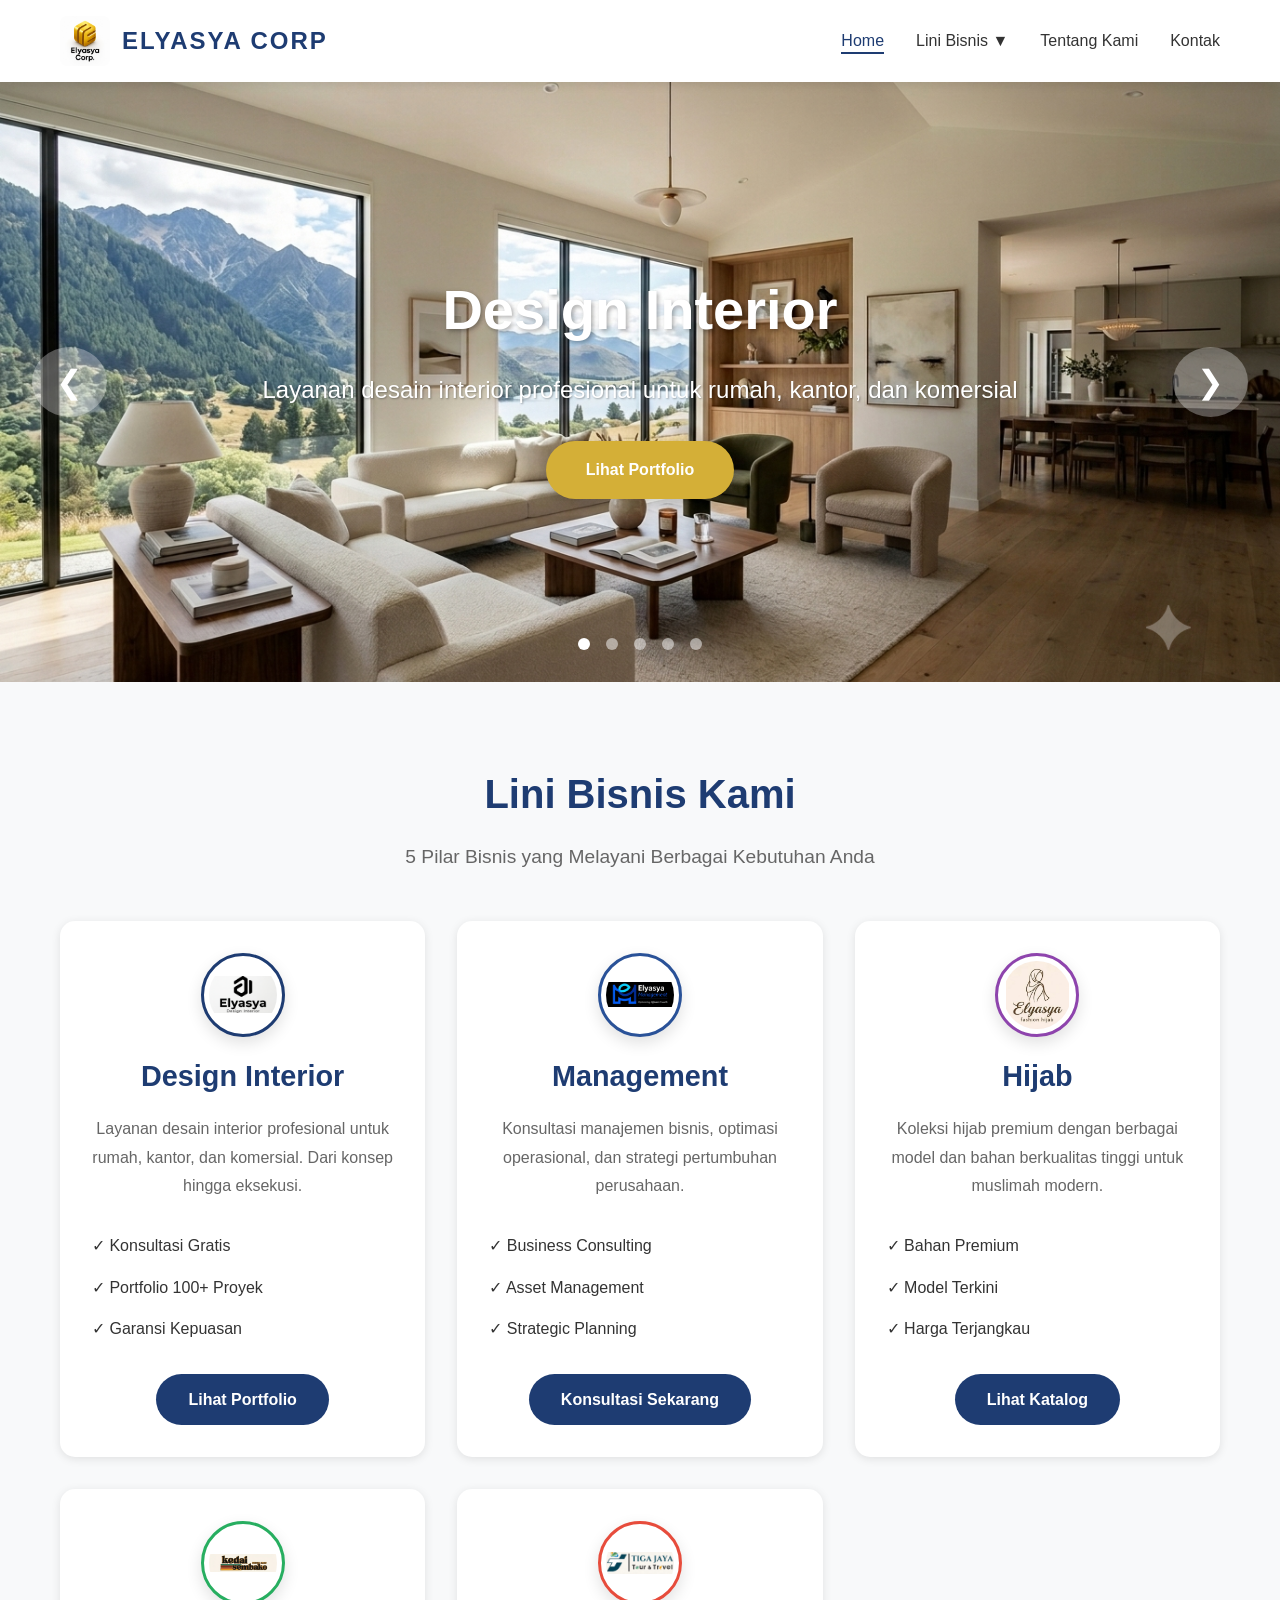
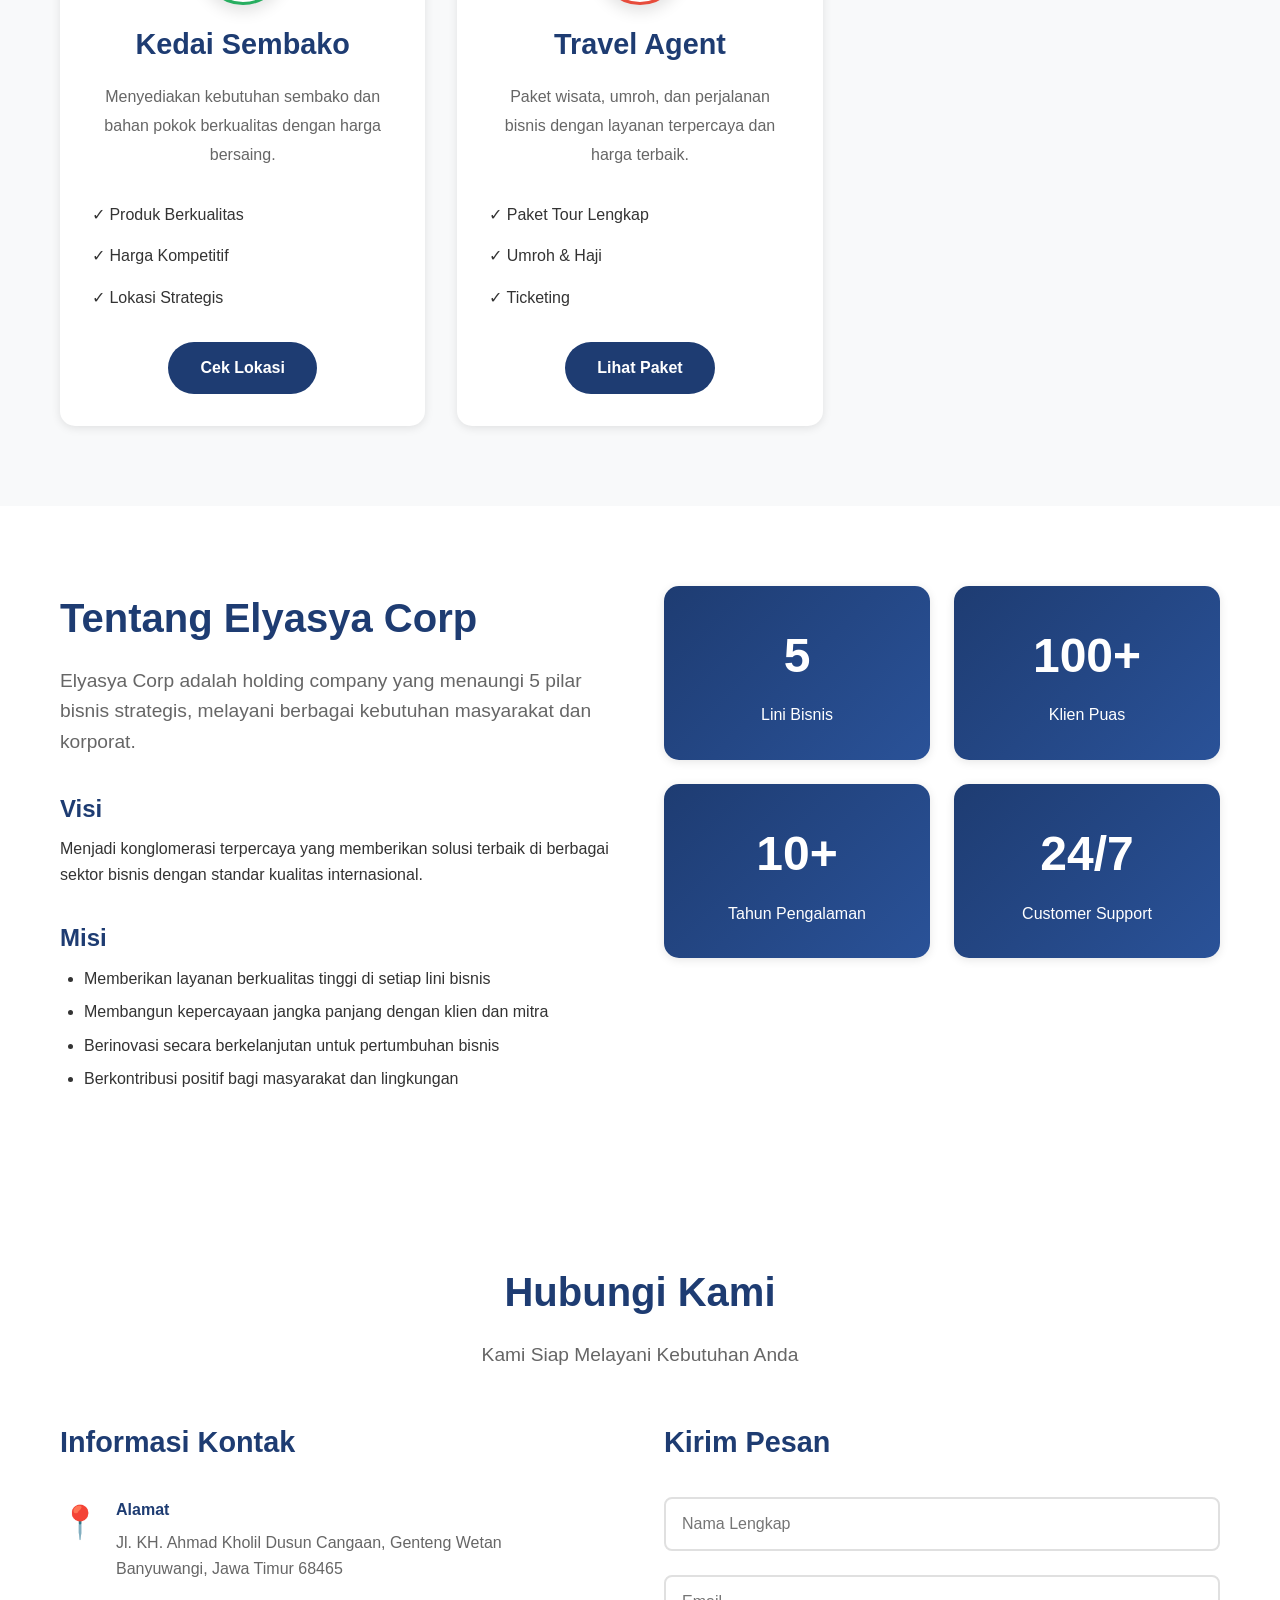
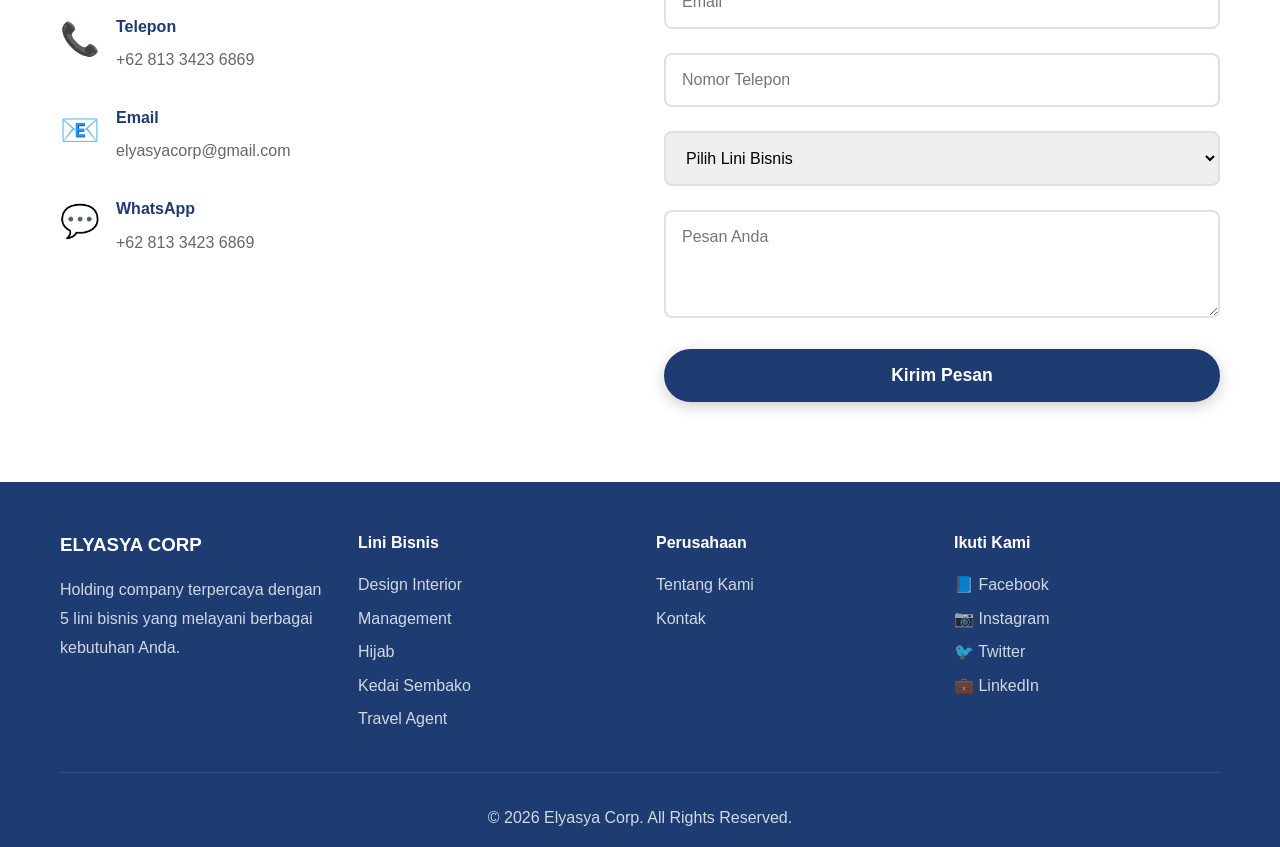
<file: index.html>
﻿<!DOCTYPE html>
<html lang="id">
<head>
    <meta charset="UTF-8">
    <meta name="viewport" content="width=device-width, initial-scale=1.0">
    <meta http-equiv="Cache-Control" content="no-cache, no-store, must-revalidate">
    <meta http-equiv="Pragma" content="no-cache">
    <meta http-equiv="Expires" content="0">
    <meta name="description" content="Elyasya Corp - Holding Company dengan 5 Lini Bisnis: Design Interior, Management, Hijab, Kedai Sembako, dan Travel Agent">
    <title>Elyasya Corp - Company Profile</title>
    <link rel="stylesheet" href="styles.css">
</head>
<body>
    <!-- Navigation -->
    <nav class="navbar">
        <div class="container">
            <div class="logo">
                <img src="logo elyasya Corp.jpeg" alt="Elyasya Corp Logo" class="logo-img">
                <h1>ELYASYA CORP</h1>
            </div>
            <ul class="nav-menu" id="navMenu">
                <li><a href="#home" class="active">Home</a></li>
                <li class="dropdown">
                    <a href="#bisnis">Lini Bisnis &#9660;</a>
                    <ul class="dropdown-menu">
                        <li><a href="design-interior.html">Design Interior</a></li>
                        <li><a href="management.html">Management</a></li>
                        <li><a href="hijab.html">Hijab</a></li>
                        <li><a href="sembako.html">Kedai Sembako</a></li>
                        <li><a href="travel.html">Travel Agent</a></li>
                    </ul>
                </li>
                <li><a href="#tentang">Tentang Kami</a></li>
                <li><a href="#kontak">Kontak</a></li>
            </ul>
            <div class="hamburger" id="hamburger">
                <span></span>
                <span></span>
                <span></span>
            </div>
        </div>
    </nav>

    <!-- Hero Section with Carousel -->
    <section id="home" class="hero">
        <div class="hero-slider" id="heroSlider">
            <!-- Slides are dynamically rendered from localStorage or defaults -->
        </div>
        <div class="slider-controls">
            <button class="prev" onclick="changeSlide(-1)">❮</button>
            <button class="next" onclick="changeSlide(1)">❯</button>
        </div>
        <div class="slider-dots" id="sliderDots"></div>
    </section>

    <!-- Business Unit Explorer -->
    <section id="bisnis" class="business-units">
        <div class="container">
            <h2 class="section-title">Lini Bisnis Kami</h2>
            <p class="section-subtitle">5 Pilar Bisnis yang Melayani Berbagai Kebutuhan Anda</p>
            
            <div class="business-grid" id="businessGrid">
                <!-- Dynamically rendered from localStorage by script.js -->
            </div>
        </div>
    </section>

    <!-- About Section -->
    <section id="tentang" class="about">
        <div class="container">
            <div class="about-content">
                <div class="about-text">
                    <h2 id="idx_about_title">Tentang Elyasya Corp</h2>
                    <p class="lead" id="idx_about_lead">Elyasya Corp adalah holding company yang menaungi 5 pilar bisnis strategis, melayani berbagai kebutuhan masyarakat dan korporat.</p>
                    
                    <h3 id="idx_vision_title">Visi</h3>
                    <p id="idx_vision_text">Menjadi konglomerasi terpercaya yang memberikan solusi terbaik di berbagai sektor bisnis dengan standar kualitas internasional.</p>
                    
                    <h3 id="idx_mission_title">Misi</h3>
                    <ul id="idx_mission_list">
                        <li>Memberikan layanan berkualitas tinggi di setiap lini bisnis</li>
                        <li>Membangun kepercayaan jangka panjang dengan klien dan mitra</li>
                        <li>Berinovasi secara berkelanjutan untuk pertumbuhan bisnis</li>
                        <li>Berkontribusi positif bagi masyarakat dan lingkungan</li>
                    </ul>
                </div>
                <div class="about-stats">
                    <div class="stat-card">
                        <h3>5</h3>
                        <p>Lini Bisnis</p>
                    </div>
                    <div class="stat-card">
                        <h3>100+</h3>
                        <p>Klien Puas</p>
                    </div>
                    <div class="stat-card">
                        <h3>10+</h3>
                        <p>Tahun Pengalaman</p>
                    </div>
                    <div class="stat-card">
                        <h3>24/7</h3>
                        <p>Customer Support</p>
                    </div>
                </div>
            </div>
        </div>
    </section>

    <!-- Contact Section -->
    <section id="kontak" class="contact">
        <div class="container">
            <h2 class="section-title">Hubungi Kami</h2>
            <p class="section-subtitle">Kami Siap Melayani Kebutuhan Anda</p>
            
            <div class="contact-grid">
                <div class="contact-info">
                    <h3>Informasi Kontak</h3>
                    <div class="info-item">
                        <span class="icon">📍</span>
                        <div>
                            <h4>Alamat</h4>
                            <p id="idx_contact_address">Jl. KH. Ahmad Kholil Dusun Cangaan, Genteng Wetan<br>Banyuwangi, Jawa Timur 68465</p>
                        </div>
                    </div>
                    <div class="info-item">
                        <span class="icon">📞</span>
                        <div>
                            <h4>Telepon</h4>
                            <p id="idx_contact_phone">+62 813 3423 6869</p>
                        </div>
                    </div>
                    <div class="info-item">
                        <span class="icon">📧</span>
                        <div>
                            <h4>Email</h4>
                            <p id="idx_contact_email">elyasyacorp@gmail.com</p>
                        </div>
                    </div>
                    <div class="info-item">
                        <span class="icon">💬</span>
                        <div>
                            <h4>WhatsApp</h4>
                            <p id="idx_contact_wa">+62 813 3423 6869</p>
                        </div>
                    </div>
                </div>

                <div class="contact-form">
                    <h3>Kirim Pesan</h3>
                    <form id="contactForm">
                        <div class="form-group">
                            <input type="text" id="name" placeholder="Nama Lengkap" required>
                        </div>
                        <div class="form-group">
                            <input type="email" id="email" placeholder="Email" required>
                        </div>
                        <div class="form-group">
                            <input type="tel" id="phone" placeholder="Nomor Telepon" required>
                        </div>
                        <div class="form-group">
                            <select id="subject" required>
                                <option value="">Pilih Lini Bisnis</option>
                                <option value="design">Design Interior</option>
                                <option value="management">Management</option>
                                <option value="hijab">Hijab</option>
                                <option value="sembako">Kedai Sembako</option>
                                <option value="travel">Travel Agent</option>
                            </select>
                        </div>
                        <div class="form-group">
                            <textarea id="message" rows="4" placeholder="Pesan Anda" required></textarea>
                        </div>
                        <button type="submit" class="btn-primary">Kirim Pesan</button>
                    </form>
                </div>
            </div>
        </div>
    </section>

    <!-- Footer -->
    <footer class="footer">
        <div class="container">
            <div class="footer-content">
                <div class="footer-section">
                    <h3>ELYASYA CORP</h3>
                    <p>Holding company terpercaya dengan 5 lini bisnis yang melayani berbagai kebutuhan Anda.</p>
                </div>
                <div class="footer-section">
                    <h4>Lini Bisnis</h4>
                    <ul>
                        <li><a href="design-interior.html">Design Interior</a></li>
                        <li><a href="management.html">Management</a></li>
                        <li><a href="hijab.html">Hijab</a></li>
                        <li><a href="sembako.html">Kedai Sembako</a></li>
                        <li><a href="travel.html">Travel Agent</a></li>
                    </ul>
                </div>
                <div class="footer-section">
                    <h4>Perusahaan</h4>
                    <ul>
                        <li><a href="#tentang">Tentang Kami</a></li>
                        <li><a href="#kontak">Kontak</a></li>
                    </ul>
                </div>
                <div class="footer-section">
                    <h4>Ikuti Kami</h4>
                    <div class="social-links">
                        <a href="#" class="social-icon">📘 Facebook</a>
                        <a href="#" class="social-icon">📷 Instagram</a>
                        <a href="#" class="social-icon">🐦 Twitter</a>
                        <a href="#" class="social-icon">💼 LinkedIn</a>
                    </div>
                </div>
            </div>
            <div class="footer-bottom">
                <p>&copy; 2026 Elyasya Corp. All Rights Reserved.</p>
            </div>
        </div>
    </footer>

    <script src="script.js"></script>
    <script>
    // Load saved page content from admin panel
    function loadSavedPageContent() {
        var saved = localStorage.getItem('pageContent_index');
        if (!saved) return;
        try {
            var content = JSON.parse(saved);
            var fieldMap = {
                'about_title': { id: 'idx_about_title', type: 'text' },
                'about_lead': { id: 'idx_about_lead', type: 'text' },
                'vision_title': { id: 'idx_vision_title', type: 'text' },
                'vision_text': { id: 'idx_vision_text', type: 'text' },
                'mission_title': { id: 'idx_mission_title', type: 'text' },
                'mission_text': { id: 'idx_mission_list', type: 'html' },
                'contact_address': { id: 'idx_contact_address', type: 'html' },
                'contact_email': { id: 'idx_contact_email', type: 'text' },
                'contact_phone': { id: 'idx_contact_phone', type: 'text' },
                'contact_whatsapp': { id: 'idx_contact_wa', type: 'text' }
            };
            Object.keys(content).forEach(function(fieldId) {
                if (fieldMap[fieldId] && content[fieldId]) {
                    var mapping = fieldMap[fieldId];
                    var el = document.getElementById(mapping.id);
                    if (el) {
                        if (mapping.type === 'text') el.textContent = content[fieldId];
                        else if (mapping.type === 'html') el.innerHTML = content[fieldId];
                    }
                }
            });
            console.log('âœ… Index page content loaded from admin panel');
        } catch (e) {
            console.error('Error loading saved index content:', e);
        }
    }

    // Load saved page images (logo)
    function loadSavedPageImages() {
        var saved = localStorage.getItem('elyasya_page_images');
        if (!saved) return;
        try {
            var modifiedImages = JSON.parse(saved);
            if (modifiedImages['index-logo-corp']) {
                var logoImg = document.querySelector('.logo-img');
                if (logoImg) logoImg.src = modifiedImages['index-logo-corp'];
            }
        } catch (e) {
            console.error('Error loading saved page images:', e);
        }
    }

    document.addEventListener('DOMContentLoaded', function() {
        loadSavedPageContent();
        loadSavedPageImages();
    });
    </script>
</body>
</html>
</file>
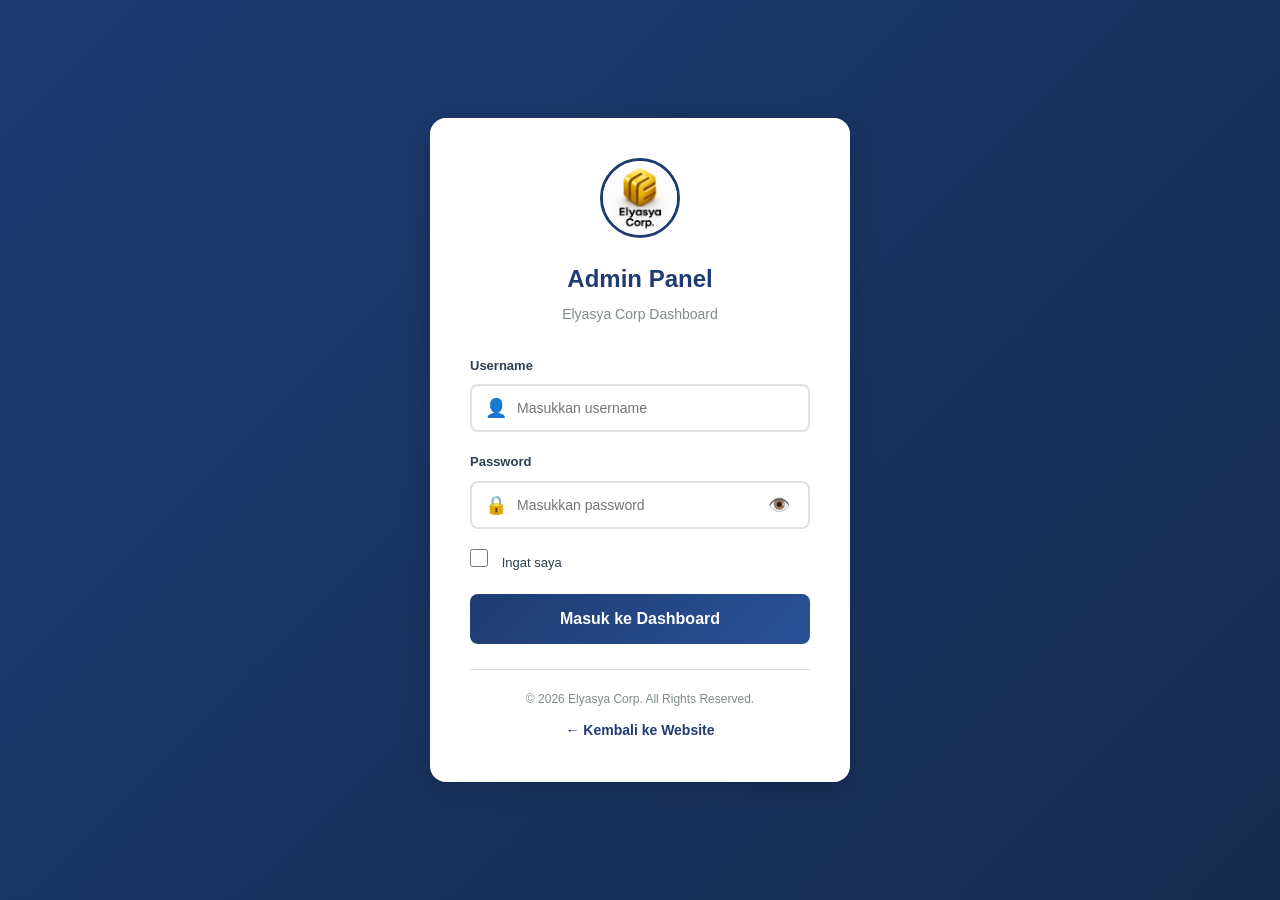
<file: admin-dashboard.html>
﻿<!DOCTYPE html>
<html lang="id">
<head>
    <meta charset="UTF-8">
    <meta name="viewport" content="width=device-width, initial-scale=1.0">
    <meta name="robots" content="noindex, nofollow">
    <title>Admin Dashboard - Elyasya Corp</title>
    <link rel="stylesheet" href="admin-styles.css">
</head>
<body class="dashboard-page">
    <!-- Sidebar -->
    <aside class="sidebar" id="sidebar">
        <div class="sidebar-header">
            <img src="logo elyasya Corp.jpeg" alt="Elyasya" class="sidebar-logo">
            <div>
                <h2>Elyasya Admin</h2>
                <span>Management Panel</span>
            </div>
        </div>
        
        <nav class="sidebar-nav">
            <div class="nav-section">
                <div class="nav-section-title">Main Menu</div>
                <div class="nav-item active" data-page="dashboard" onclick="navigateTo('dashboard')">
                    <span class="icon">📊</span>
                    <span>Dashboard</span>
                </div>
                <div class="nav-item" data-page="messages" onclick="navigateTo('messages')">
                    <span class="icon">✉️</span>
                    <span>Pesan</span>
                    <span class="badge" id="messageCount">0</span>
                </div>
            </div>
            
            <div class="nav-section">
                <div class="nav-section-title">Content Management</div>
                <div class="nav-item" data-page="hero-slider" onclick="navigateTo('hero-slider')">
                    <span class="icon">🖼️</span>
                    <span>Hero Slider</span>
                    <span class="badge" id="slideCount">0</span>
                </div>
                <div class="nav-item" data-page="page-images" onclick="window.location.href='admin-images.html'">
                    <span class="icon">📸</span>
                    <span>Page Images</span>
                </div>
                <div class="nav-item" data-page="galleries" onclick="navigateTo('galleries')">
                    <span class="icon">🎨</span>
                    <span>Galleries</span>
                </div>
                <div class="nav-item" data-page="testimonials" onclick="navigateTo('testimonials')">
                    <span class="icon">💬</span>
                    <span>Testimonials</span>
                </div>
            </div>
            
            <div class="nav-section">
                <div class="nav-section-title">Business Pages</div>
                <div class="nav-item" data-page="business-pages" onclick="navigateTo('business-pages')">
                    <span class="icon">📄</span>
                    <span>Business Pages</span>
                </div>
                <div class="nav-item" data-page="lini-bisnis" onclick="navigateTo('lini-bisnis')">
                    <span class="icon">🏢</span>
                    <span>Lini Bisnis Kami</span>
                </div>
                <div class="nav-item" data-page="index" onclick="navigateTo('index')">
                    <span class="icon">🏠</span>
                    <span>Halaman Utama</span>
                </div>
                <div class="nav-item" data-page="hijab" onclick="navigateTo('hijab')">
                    <span class="icon">🧕</span>
                    <span>Elyasya Hijab</span>
                </div>
                <div class="nav-item" data-page="sembako" onclick="navigateTo('sembako')">
                    <span class="icon">🛒</span>
                    <span>Kedai Sembako</span>
                </div>
                <div class="nav-item" data-page="travel" onclick="navigateTo('travel')">
                    <span class="icon">✈️</span>
                    <span>Travel</span>
                </div>
                <div class="nav-item" data-page="design" onclick="navigateTo('design')">
                    <span class="icon">🎨</span>
                    <span>Design Interior</span>
                </div>
                <div class="nav-item" data-page="management" onclick="navigateTo('management')">
                    <span class="icon">💼</span>
                    <span>Management</span>
                </div>
            </div>
            
            <div class="nav-section">
                <div class="nav-section-title">Settings</div>
                <div class="nav-item" data-page="settings" onclick="navigateTo('settings')">
                    <span class="icon">⚙️</span>
                    <span>Settings</span>
                </div>
                <div class="nav-item" onclick="handleLogout()">
                    <span class="icon">🚪</span>
                    <span>Logout</span>
                </div>
            </div>
        </nav>
    </aside>

    <!-- Main Content -->
    <main class="main-content">
        <!-- Header -->
        <header class="header">
            <div class="header-left">
                <button class="menu-toggle" onclick="toggleSidebar()">☰</button>
                <div class="page-title">
                    <h1 id="pageTitle">Dashboard</h1>
                    <p id="pageSubtitle">Selamat datang di Admin Panel Elyasya Corp</p>
                </div>
            </div>
            <div class="header-right">
                <button class="header-btn" title="Notifications">
                    🔔
                    <span class="notification-dot"></span>
                </button>
                <div class="user-menu" onclick="toggleUserMenu()">
                    <div class="user-avatar" id="userAvatar">A</div>
                    <div class="user-info">
                        <div class="name" id="userName">Administrator</div>
                        <div class="role">Super Admin</div>
                    </div>
                </div>
            </div>
        </header>

        <!-- Content Area -->
        <div class="content-area" id="contentArea">
            <!-- Dashboard content will be loaded here dynamically -->
        </div>
    </main>

    <!-- Toast Container -->
    <div class="toast-container" id="toastContainer"></div>

    <!-- Modal Overlay -->
    <div class="modal-overlay" id="modalOverlay" onclick="closeModalOnOverlay(event)">
        <div class="modal" id="modal">
            <div class="modal-header">
                <h2 id="modalTitle">Modal Title</h2>
                <button class="modal-close" onclick="closeModal()">×</button>
            </div>
            <div class="modal-body" id="modalBody">
                <!-- Modal content -->
            </div>
            <div class="modal-footer" id="modalFooter">
                <!-- Modal buttons -->
            </div>
        </div>
    </div>

    <script src="admin-script.js"></script>
</body>
</html>
</file>
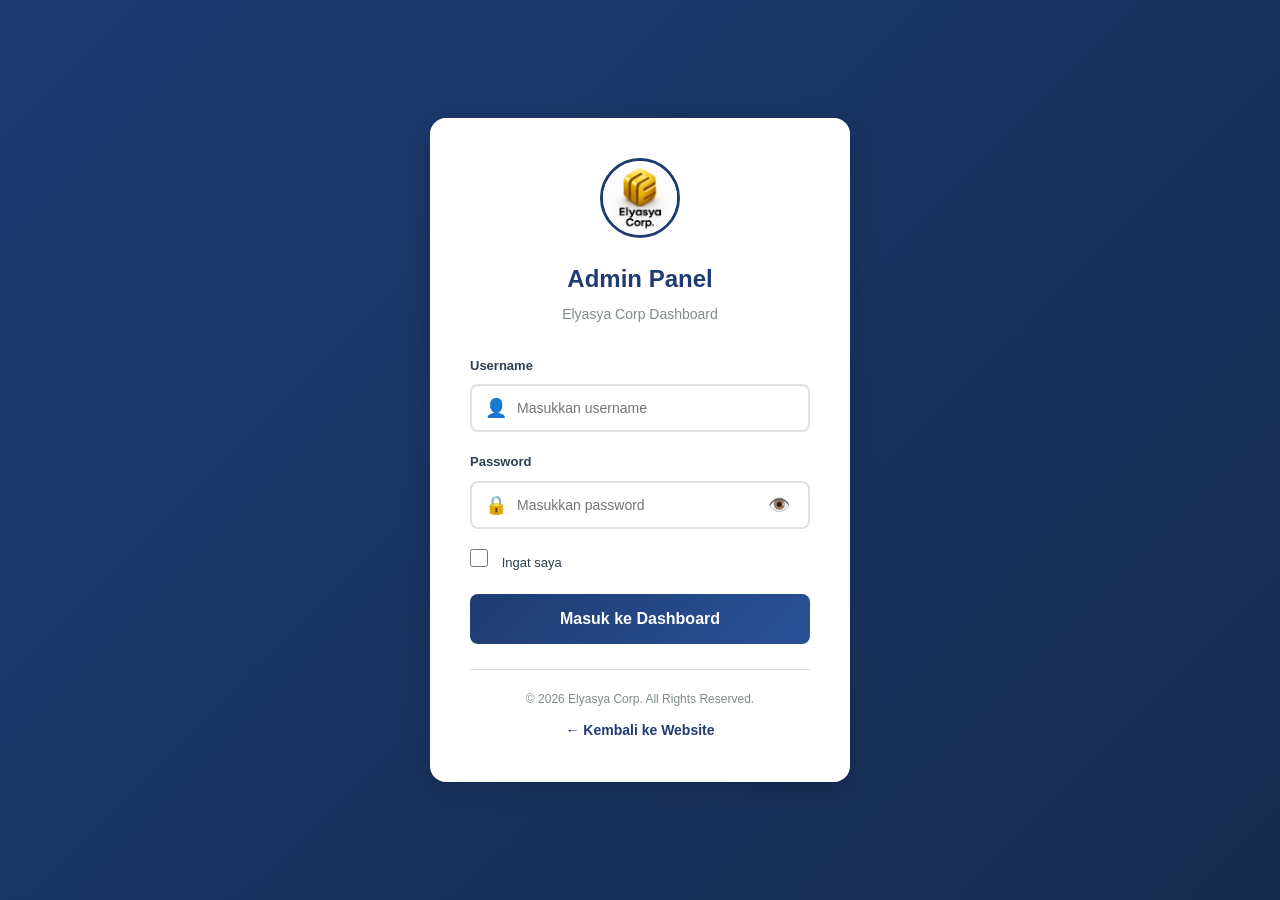
<file: admin-images.html>
﻿<!DOCTYPE html>
<html lang="id">
<head>
    <meta charset="UTF-8">
    <meta name="viewport" content="width=device-width, initial-scale=1.0">
    <meta name="robots" content="noindex, nofollow">
    <title>Image Management - Elyasya Corp</title>
    <link rel="stylesheet" href="admin-styles.css">
    <script>
        // Auth check - consistent with admin-dashboard.html
        (function() {
            var session = localStorage.getItem('adminSession');
            if (!session) {
                window.location.href = 'admin.html';
            } else {
                try {
                    var data = JSON.parse(session);
                    if (Date.now() - data.loginTime > 24 * 60 * 60 * 1000) {
                        localStorage.removeItem('adminSession');
                        window.location.href = 'admin.html';
                    }
                } catch(e) {
                    localStorage.removeItem('adminSession');
                    window.location.href = 'admin.html';
                }
            }
        })();
    </script>
    <style>
        /* Image Management Specific Styles */
        .image-grid {
            display: grid;
            grid-template-columns: repeat(auto-fill, minmax(280px, 1fr));
            gap: 24px;
            padding: 20px 0;
        }

        .image-card {
            background: white;
            border-radius: 12px;
            overflow: hidden;
            box-shadow: 0 2px 8px rgba(0,0,0,0.08);
            transition: transform 0.2s, box-shadow 0.2s;
        }

        .image-card:hover {
            transform: translateY(-4px);
            box-shadow: 0 8px 24px rgba(0,0,0,0.12);
        }

        .image-preview {
            width: 100%;
            height: 200px;
            object-fit: cover;
            background: #f5f5f5;
            border-bottom: 1px solid #eee;
        }

        .image-info {
            padding: 16px;
        }

        .image-name {
            font-weight: 600;
            font-size: 14px;
            color: #333;
            margin-bottom: 4px;
            word-break: break-all;
        }

        .image-page {
            font-size: 12px;
            color: #666;
            margin-bottom: 12px;
        }

        .image-actions {
            display: flex;
            gap: 8px;
        }

        .btn-sm {
            padding: 6px 12px;
            font-size: 12px;
            border-radius: 6px;
            border: none;
            cursor: pointer;
            font-weight: 500;
            transition: all 0.2s;
        }

        .btn-change {
            background: #3b82f6;
            color: white;
        }

        .btn-change:hover {
            background: #2563eb;
        }

        .btn-reset {
            background: #f3f4f6;
            color: #666;
        }

        .btn-reset:hover {
            background: #e5e7eb;
        }

        .page-section {
            margin-bottom: 40px;
        }

        .page-section-header {
            display: flex;
            align-items: center;
            gap: 12px;
            padding: 16px 20px;
            background: linear-gradient(135deg, #667eea 0%, #764ba2 100%);
            color: white;
            border-radius: 12px;
            margin-bottom: 20px;
        }

        .page-section-header h3 {
            margin: 0;
            font-size: 18px;
            font-weight: 600;
        }

        .page-section-header .page-icon {
            font-size: 24px;
        }

        .upload-area {
            border: 2px dashed #d1d5db;
            border-radius: 12px;
            padding: 40px;
            text-align: center;
            cursor: pointer;
            transition: all 0.3s;
            background: #fafafa;
        }

        .upload-area:hover {
            border-color: #3b82f6;
            background: #eff6ff;
        }

        .upload-area.dragover {
            border-color: #3b82f6;
            background: #eff6ff;
        }

        .upload-icon {
            font-size: 48px;
            margin-bottom: 12px;
        }

        .upload-text {
            font-size: 16px;
            color: #666;
            margin-bottom: 8px;
        }

        .upload-hint {
            font-size: 12px;
            color: #999;
        }

        .filter-bar {
            display: flex;
            gap: 12px;
            margin-bottom: 24px;
            flex-wrap: wrap;
        }

        .filter-btn {
            padding: 8px 16px;
            border-radius: 20px;
            border: 1px solid #e5e7eb;
            background: white;
            cursor: pointer;
            font-size: 13px;
            font-weight: 500;
            transition: all 0.2s;
        }

        .filter-btn:hover {
            border-color: #3b82f6;
            color: #3b82f6;
        }

        .filter-btn.active {
            background: #3b82f6;
            color: white;
            border-color: #3b82f6;
        }

        .stats-bar {
            display: flex;
            gap: 24px;
            margin-bottom: 24px;
            padding: 16px 20px;
            background: white;
            border-radius: 12px;
            box-shadow: 0 2px 8px rgba(0,0,0,0.05);
        }

        .stat-item {
            display: flex;
            align-items: center;
            gap: 8px;
        }

        .stat-icon {
            width: 40px;
            height: 40px;
            border-radius: 10px;
            display: flex;
            align-items: center;
            justify-content: center;
            font-size: 18px;
        }

        .stat-icon.total {
            background: #dbeafe;
        }

        .stat-icon.modified {
            background: #fef3c7;
        }

        .stat-icon.original {
            background: #d1fae5;
        }

        .stat-value {
            font-size: 20px;
            font-weight: 700;
            color: #333;
        }

        .stat-label {
            font-size: 12px;
            color: #666;
        }

        .search-box {
            flex: 1;
            min-width: 200px;
            padding: 10px 16px;
            border: 1px solid #e5e7eb;
            border-radius: 8px;
            font-size: 14px;
            outline: none;
            transition: border-color 0.2s;
        }

        .search-box:focus {
            border-color: #3b82f6;
        }

        .modal-image-preview {
            max-width: 100%;
            max-height: 300px;
            object-fit: contain;
            border-radius: 8px;
            margin: 16px 0;
            background: #f5f5f5;
        }

        .drop-zone {
            border: 2px dashed #d1d5db;
            border-radius: 12px;
            padding: 30px;
            text-align: center;
            cursor: pointer;
            transition: all 0.3s;
            margin: 16px 0;
        }

        .drop-zone:hover,
        .drop-zone.dragover {
            border-color: #3b82f6;
            background: #eff6ff;
        }

        .toast {
            position: fixed;
            bottom: 20px;
            right: 20px;
            padding: 16px 24px;
            background: #333;
            color: white;
            border-radius: 8px;
            font-size: 14px;
            z-index: 10000;
            animation: slideIn 0.3s ease;
        }

        .toast.success {
            background: #10b981;
        }

        .toast.error {
            background: #ef4444;
        }

        @keyframes slideIn {
            from {
                transform: translateX(100%);
                opacity: 0;
            }
            to {
                transform: translateX(0);
                opacity: 1;
            }
        }

        .back-btn {
            display: inline-flex;
            align-items: center;
            gap: 8px;
            padding: 10px 20px;
            background: #f3f4f6;
            color: #333;
            text-decoration: none;
            border-radius: 8px;
            font-size: 14px;
            font-weight: 500;
            margin-bottom: 20px;
            transition: all 0.2s;
        }

        .back-btn:hover {
            background: #e5e7eb;
        }

        .save-all-btn {
            padding: 12px 24px;
            background: linear-gradient(135deg, #10b981 0%, #059669 100%);
            color: white;
            border: none;
            border-radius: 8px;
            font-size: 14px;
            font-weight: 600;
            cursor: pointer;
            transition: all 0.2s;
        }

        .save-all-btn:hover {
            transform: translateY(-2px);
            box-shadow: 0 4px 12px rgba(16, 185, 129, 0.4);
        }

        .header-actions {
            display: flex;
            gap: 12px;
            align-items: center;
        }
    </style>
</head>
<body class="dashboard-page">
    <!-- Sidebar -->
    <aside class="sidebar" id="sidebar">
        <div class="sidebar-header">
            <img src="logo elyasya Corp.jpeg" alt="Elyasya" class="sidebar-logo">
            <div>
                <h2>Elyasya Admin</h2>
                <span>Management Panel</span>
            </div>
        </div>
        
        <nav class="sidebar-nav">
            <div class="nav-section">
                <div class="nav-section-title">Main Menu</div>
                <div class="nav-item" data-page="dashboard" onclick="window.location.href='admin-dashboard.html'">
                    <span class="icon">📊</span>
                    <span>Dashboard</span>
                </div>
            </div>
            
            <div class="nav-section">
                <div class="nav-section-title">Content Management</div>
                <div class="nav-item" data-page="hero-slider" onclick="window.location.href='admin-dashboard.html?page=hero-slider'">
                    <span class="icon">🖼️</span>
                    <span>Hero Slider</span>
                </div>
                <div class="nav-item active" data-page="page-images">
                    <span class="icon">📸</span>
                    <span>Page Images</span>
                </div>
                <div class="nav-item" data-page="galleries" onclick="window.location.href='admin-dashboard.html?page=galleries'">
                    <span class="icon">🎨</span>
                    <span>Galleries</span>
                </div>
                <div class="nav-item" data-page="testimonials" onclick="window.location.href='admin-dashboard.html?page=testimonials'">
                    <span class="icon">💬</span>
                    <span>Testimonials</span>
                </div>
            </div>
            
            <div class="nav-section">
                <div class="nav-section-title">Business Pages</div>
                <div class="nav-item" data-page="index" onclick="window.location.href='admin-dashboard.html?page=index'">
                    <span class="icon">🏠</span>
                    <span>Halaman Utama</span>
                </div>
                <div class="nav-item" data-page="hijab" onclick="window.location.href='admin-dashboard.html?page=hijab'">
                    <span class="icon">🧕</span>
                    <span>Elyasya Hijab</span>
                </div>
                <div class="nav-item" data-page="sembako" onclick="window.location.href='admin-dashboard.html?page=sembako'">
                    <span class="icon">🛒</span>
                    <span>Kedai Sembako</span>
                </div>
                <div class="nav-item" data-page="travel" onclick="window.location.href='admin-dashboard.html?page=travel'">
                    <span class="icon">✈️</span>
                    <span>Travel</span>
                </div>
                <div class="nav-item" data-page="design" onclick="window.location.href='admin-dashboard.html?page=design'">
                    <span class="icon">🎨</span>
                    <span>Design Interior</span>
                </div>
                <div class="nav-item" data-page="management" onclick="window.location.href='admin-dashboard.html?page=management'">
                    <span class="icon">💼</span>
                    <span>Management</span>
                </div>
            </div>
            
            <div class="nav-section">
                <div class="nav-section-title">Settings</div>
                <div class="nav-item" data-page="settings" onclick="window.location.href='admin-dashboard.html?page=settings'">
                    <span class="icon">⚙️</span>
                    <span>Settings</span>
                </div>
                <div class="nav-item" onclick="handleLogout()">
                    <span class="icon">🚪</span>
                    <span>Logout</span>
                </div>
            </div>
        </nav>
    </aside>

    <!-- Main Content -->
    <main class="main-content">
        <!-- Header -->
        <header class="header">
            <div class="header-left">
                <button class="menu-toggle" onclick="toggleSidebar()">☰</button>
                <div class="page-title">
                    <h1>Image Management</h1>
                    <p>Kelola semua gambar di halaman lini bisnis</p>
                </div>
            </div>
            <div class="header-right">
                <div class="header-actions">
                    <button class="save-all-btn" onclick="saveAllChanges()">💾 Simpan Semua Perubahan</button>
                </div>
            </div>
        </header>

        <!-- Content Area -->
        <div class="content-area" id="contentArea">
            <!-- Back Button -->
            <a href="admin-dashboard.html" class="back-btn">← Kembali ke Dashboard</a>

            <!-- Stats Bar -->
            <div class="stats-bar">
                <div class="stat-item">
                    <div class="stat-icon total">🖼️</div>
                    <div>
                        <div class="stat-value" id="totalImages">0</div>
                        <div class="stat-label">Total Gambar</div>
                    </div>
                </div>
                <div class="stat-item">
                    <div class="stat-icon modified">✏️</div>
                    <div>
                        <div class="stat-value" id="modifiedImages">0</div>
                        <div class="stat-label">Dimodifikasi</div>
                    </div>
                </div>
                <div class="stat-item">
                    <div class="stat-icon original">✓</div>
                    <div>
                        <div class="stat-value" id="originalImages">0</div>
                        <div class="stat-label">Original</div>
                    </div>
                </div>
            </div>

            <!-- Filter Bar -->
            <div class="filter-bar">
                <button class="filter-btn active" data-filter="all" onclick="filterImages('all')">Semua</button>
                <button class="filter-btn" data-filter="index" onclick="filterImages('index')">🏠 Halaman Utama</button>
                <button class="filter-btn" data-filter="hijab" onclick="filterImages('hijab')">🧕 Hijab</button>
                <button class="filter-btn" data-filter="sembako" onclick="filterImages('sembako')">🛒 Sembako</button>
                <button class="filter-btn" data-filter="travel" onclick="filterImages('travel')">✈️ Travel</button>
                <button class="filter-btn" data-filter="design" onclick="filterImages('design')">🎨 Design Interior</button>
                <button class="filter-btn" data-filter="management" onclick="filterImages('management')">💼 Management</button>
                <input type="text" class="search-box" placeholder="Cari gambar..." oninput="searchImages(this.value)">
            </div>

            <!-- Image Sections -->
            <div id="imageSections"></div>
        </div>
    </main>

    <!-- Toast Container -->
    <div class="toast-container" id="toastContainer"></div>

    <!-- Modal Overlay -->
    <div class="modal-overlay" id="modalOverlay" onclick="closeModalOnOverlay(event)">
        <div class="modal" id="modal">
            <div class="modal-header">
                <h2 id="modalTitle">Ubah Gambar</h2>
                <button class="modal-close" onclick="closeModal()">×</button>
            </div>
            <div class="modal-body" id="modalBody">
                <!-- Modal content -->
            </div>
            <div class="modal-footer" id="modalFooter">
                <!-- Modal buttons -->
            </div>
        </div>
    </div>

    <script>
        // Image data structure for all business pages
        const pageImages = {
            index: {
                name: 'Halaman Utama',
                icon: '🏠',
                images: [
                    { id: 'index-logo-corp', name: 'Logo Elyasya Corp', file: 'logo elyasya Corp.jpeg', type: 'logo' },
                    { id: 'index-slide-design', name: 'Slide Design Interior', file: 'slide design.png', type: 'slider' },
                    { id: 'index-slide-management', name: 'Slide Management', file: 'slide management.png', type: 'slider' },
                    { id: 'index-slide-hijab', name: 'Slide Hijab', file: 'slide hijab.png', type: 'slider' },
                    { id: 'index-slide-sembako', name: 'Slide Sembako', file: 'hero sembako.jpeg', type: 'slider' },
                    { id: 'index-slide-travel', name: 'Slide Travel', file: 'slide travel.png', type: 'slider' }
                ]
            },
            hijab: {
                name: 'Elyasya Hijab',
                icon: '🧕',
                images: [
                    { id: 'hijab-logo-corp', name: 'Logo Elyasya Corp', file: 'logo elyasya Corp.jpeg', type: 'logo' },
                    { id: 'hijab-logo-main', name: 'Logo Hijab', file: 'hijab logo.jpeg', type: 'logo' },
                    { id: 'hijab-slide', name: 'Slide Hijab', file: 'slide hijab.png', type: 'slider' }
                ]
            },
            sembako: {
                name: 'Kedai Sembako',
                icon: '🛒',
                images: [
                    { id: 'sembako-logo-corp', name: 'Logo Elyasya Corp', file: 'logo elyasya Corp.jpeg', type: 'logo' },
                    { id: 'sembako-logo-main', name: 'Logo Kedai Sembako', file: 'logo kedai sembako.png', type: 'logo' },
                    { id: 'sembako-hero', name: 'Hero Sembako', file: 'hero sembako.jpeg', type: 'hero' },
                    { id: 'sembako-beras', name: 'Beras Premium', file: 'beras.jpeg', type: 'product' },
                    { id: 'sembako-gula', name: 'Gula Pasir', file: 'gula.jpeg', type: 'product' },
                    { id: 'sembako-minyak', name: 'Minyak Goreng', file: 'minyak.jpeg', type: 'product' },
                    { id: 'sembako-kopi', name: 'Kopi Premium', file: 'kopi.jpeg', type: 'product' },
                    { id: 'sembako-mie', name: 'Mi Instan', file: 'mie.jpeg', type: 'product' },
                    { id: 'sembako-tepung', name: 'Berbagai Jenis Tepung', file: 'tepung.jpeg', type: 'product' },
                    { id: 'sembako-bumbu', name: 'Bumbu Masakan / Instan', file: 'bumbu.jpeg', type: 'product' },
                    { id: 'sembako-sarden', name: 'Makanan Kaleng', file: 'sarden.jpeg', type: 'product' }
                ]
            },
            travel: {
                name: 'Travel Agent',
                icon: '✈️',
                images: [
                    { id: 'travel-logo-corp', name: 'Logo Elyasya Corp', file: 'logo elyasya Corp.jpeg', type: 'logo' },
                    { id: 'travel-logo-main', name: 'Logo Travel', file: 'logo travel.jpeg', type: 'logo' },
                    { id: 'travel-slide', name: 'Slide Travel', file: 'slide travel.png', type: 'slider' },
                    { id: 'travel-hiace', name: 'Hiace', file: 'hiace.png', type: 'vehicle' },
                    { id: 'travel-wisata', name: 'Wisata Banyuwangi', file: 'wisata banyuwangi.jpeg', type: 'destination' }
                ]
            },
            design: {
                name: 'Design Interior',
                icon: '🎨',
                images: [
                    { id: 'design-logo-corp', name: 'Logo Elyasya Corp', file: 'logo elyasya Corp.jpeg', type: 'logo' },
                    { id: 'design-logo-main', name: 'Logo Design Interior', file: 'logo design interior.png', type: 'logo' },
                    { id: 'design-hero-img', name: 'Hero Image (Editorial)', file: 'https://images.unsplash.com/photo-1600210492486-724fe5c67fb0', type: 'photo' },
                    { id: 'design-gallery-1', name: 'Gallery - Material', file: 'https://images.unsplash.com/photo-1533090161767-e6ffed986c88', type: 'photo' },
                    { id: 'design-gallery-2', name: 'Gallery - Cahaya', file: 'https://images.unsplash.com/photo-1507652313519-d4e9174996dd', type: 'photo' },
                    { id: 'design-gallery-3', name: 'Gallery - Layout', file: 'https://images.unsplash.com/photo-1586023492125-27b2c045efd7', type: 'photo' },
                    { id: 'design-gallery-4', name: 'Gallery - Detail', file: 'https://images.unsplash.com/photo-1618221195710-dd6b41faaea6', type: 'photo' },
                    { id: 'design-gallery-5', name: 'Gallery - Permukaan', file: 'https://images.unsplash.com/photo-1513694203232-719a280e022f', type: 'photo' },
                    { id: 'design-gallery-6', name: 'Gallery - Styling', file: 'https://images.unsplash.com/photo-1616486338812-3dadae4b4ace', type: 'photo' }
                ]
            },
            management: {
                name: 'Management',
                icon: '💼',
                images: [
                    { id: 'management-logo-corp', name: 'Logo Elyasya Corp', file: 'logo elyasya Corp.jpeg', type: 'logo' },
                    { id: 'management-logo-main', name: 'Logo Management', file: 'logo management.jpeg', type: 'logo' },
                    { id: 'management-slide', name: 'Slide Management', file: 'slide management.png', type: 'slider' }
                ]
            }
        };

        let currentFilter = 'all';
        let searchQuery = '';
        let modifiedImages = {};

        // Load saved images from localStorage
        function loadSavedImages() {
            const saved = localStorage.getItem('elyasya_page_images');
            if (saved) {
                try {
                    modifiedImages = JSON.parse(saved);
                } catch (e) {
                    modifiedImages = {};
                }
            }
        }

        // Save images to localStorage
        function saveToLocalStorage() {
            localStorage.setItem('elyasya_page_images', JSON.stringify(modifiedImages));
        }

        // Get image source (either modified or original)
        function getImageSrc(imageId, originalFile) {
            if (modifiedImages[imageId]) {
                return modifiedImages[imageId];
            }
            return originalFile;
        }

        // Render all image sections
        function renderImageSections() {
            const container = document.getElementById('imageSections');
            container.innerHTML = '';

            Object.keys(pageImages).forEach(pageKey => {
                if (currentFilter !== 'all' && currentFilter !== pageKey) return;

                const page = pageImages[pageKey];
                const section = document.createElement('div');
                section.className = 'page-section';
                section.setAttribute('data-page', pageKey);

                let imagesHtml = '';
                let visibleCount = 0;

                page.images.forEach(img => {
                    if (searchQuery && !img.name.toLowerCase().includes(searchQuery.toLowerCase()) && 
                        !img.file.toLowerCase().includes(searchQuery.toLowerCase())) {
                        return;
                    }

                    visibleCount++;
                    const imgSrc = getImageSrc(img.id, img.file);
                    const isModified = modifiedImages[img.id] ? 'modified' : '';

                    imagesHtml += `
                        <div class="image-card" data-image-id="${img.id}" data-page="${pageKey}">
                            <img src="${imgSrc}" alt="${img.name}" class="image-preview" onerror="this.src='data:image/svg+xml,<svg xmlns=%22http://www.w3.org/2000/svg%22 width=%22200%22 height=%22200%22><rect fill=%22%23f0f0f0%22 width=%22200%22 height=%22200%22/><text fill=%22%23999%22 x=%2250%25%22 y=%2250%25%22 text-anchor=%22middle%22 dy=%22.3em%22 font-size=%2214%22>Gambar tidak ditemukan</text></svg>'">
                            <div class="image-info">
                                <div class="image-name">${img.name} ${isModified ? '<span style="color: #f59e0b;">✏️</span>' : ''}</div>
                                <div class="image-page">${img.file}</div>
                                <div class="image-actions">
                                    <button class="btn-sm btn-change" onclick="openChangeImageModal('${img.id}', '${img.name}', '${img.file}')">📷 Ubah</button>
                                    ${isModified ? `<button class="btn-sm btn-reset" onclick="resetImage('${img.id}')">↺ Reset</button>` : ''}
                                </div>
                            </div>
                        </div>
                    `;
                });

                if (visibleCount === 0) {
                    imagesHtml = '<p style="text-align: center; color: #999; padding: 40px;">Tidak ada gambar yang ditemukan</p>';
                }

                section.innerHTML = `
                    <div class="page-section-header">
                        <span class="page-icon">${page.icon}</span>
                        <h3>${page.name}</h3>
                        <span style="margin-left: auto; opacity: 0.8; font-size: 14px;">${visibleCount} gambar</span>
                    </div>
                    <div class="image-grid">
                        ${imagesHtml}
                    </div>
                `;

                container.appendChild(section);
            });

            updateStats();
        }

        // Update statistics
        function updateStats() {
            let total = 0;
            let modified = 0;

            Object.keys(pageImages).forEach(pageKey => {
                pageImages[pageKey].images.forEach(img => {
                    total++;
                    if (modifiedImages[img.id]) {
                        modified++;
                    }
                });
            });

            document.getElementById('totalImages').textContent = total;
            document.getElementById('modifiedImages').textContent = modified;
            document.getElementById('originalImages').textContent = total - modified;
        }

        // Filter images by page
        function filterImages(filter) {
            currentFilter = filter;
            document.querySelectorAll('.filter-btn').forEach(btn => {
                btn.classList.toggle('active', btn.getAttribute('data-filter') === filter);
            });
            renderImageSections();
        }

        // Search images
        function searchImages(query) {
            searchQuery = query;
            renderImageSections();
        }

        // Open modal to change image
        function openChangeImageModal(imageId, imageName, originalFile) {
            const modal = document.getElementById('modal');
            const modalTitle = document.getElementById('modalTitle');
            const modalBody = document.getElementById('modalBody');
            const modalFooter = document.getElementById('modalFooter');

            const currentSrc = getImageSrc(imageId, originalFile);

            modalTitle.textContent = `Ubah: ${imageName}`;
            modalBody.innerHTML = `
                <div style="text-align: center;">
                    <p style="color: #666; margin-bottom: 16px;">Gambar saat ini:</p>
                    <img src="${currentSrc}" class="modal-image-preview" id="currentPreview" onerror="this.src='data:image/svg+xml,<svg xmlns=%22http://www.w3.org/2000/svg%22 width=%22300%22 height=%22200%22><rect fill=%22%23f0f0f0%22 width=%22300%22 height=%22200%22/><text fill=%22%23999%22 x=%2250%25%22 y=%2250%25%22 text-anchor=%22middle%22 dy=%22.3em%22 font-size=%2214%22>Gambar tidak ditemukan</text></svg>'">
                    
                    <div class="drop-zone" id="dropZone" onclick="document.getElementById('fileInput').click()">
                        <div class="upload-icon">📁</div>
                        <div class="upload-text">Klik atau drag & drop gambar baru</div>
                        <div class="upload-hint">Format: JPG, PNG, WEBP (Maks. 5MB)</div>
                    </div>
                    <input type="file" id="fileInput" accept="image/*" style="display: none;" onchange="handleFileSelect(event, '${imageId}')">
                    
                    <div id="newPreviewContainer" style="display: none; margin-top: 16px;">
                        <p style="color: #666; margin-bottom: 8px;">Preview gambar baru:</p>
                        <img id="newPreview" class="modal-image-preview" style="border: 2px solid #10b981;">
                    </div>
                </div>
            `;

            modalFooter.innerHTML = `
                <button class="btn-sm btn-reset" onclick="closeModal()" style="padding: 10px 20px; font-size: 14px;">Batal</button>
                <button class="btn-sm btn-change" id="saveBtn" onclick="saveImageChange('${imageId}')" style="padding: 10px 20px; font-size: 14px; display: none;" disabled>💾 Simpan Perubahan</button>
            `;

            // Setup drag and drop
            setupDragAndDrop();

            modal.classList.add('active');
            document.getElementById('modalOverlay').classList.add('active');
        }

        // Setup drag and drop for file upload
        function setupDragAndDrop() {
            const dropZone = document.getElementById('dropZone');
            
            dropZone.addEventListener('dragover', (e) => {
                e.preventDefault();
                dropZone.classList.add('dragover');
            });

            dropZone.addEventListener('dragleave', () => {
                dropZone.classList.remove('dragover');
            });

            dropZone.addEventListener('drop', (e) => {
                e.preventDefault();
                dropZone.classList.remove('dragover');
                const files = e.dataTransfer.files;
                if (files.length > 0) {
                    processFile(files[0]);
                }
            });
        }

        // Handle file selection
        function handleFileSelect(event, imageId) {
            const file = event.target.files[0];
            if (file) {
                processFile(file, imageId);
            }
        }

        // Process selected file
        function processFile(file, imageId) {
            // Validate file type
            if (!file.type.startsWith('image/')) {
                showToast('File harus berupa gambar!', 'error');
                return;
            }

            // Validate file size (5MB)
            if (file.size > 5 * 1024 * 1024) {
                showToast('Ukuran file maksimal 5MB!', 'error');
                return;
            }

            const reader = new FileReader();
            reader.onload = (e) => {
                const base64 = e.target.result;
                
                // Show preview
                document.getElementById('newPreview').src = base64;
                document.getElementById('newPreviewContainer').style.display = 'block';
                document.getElementById('saveBtn').style.display = 'inline-block';
                document.getElementById('saveBtn').disabled = false;
                
                // Store base64 temporarily
                window.tempNewImage = base64;
            };
            reader.readAsDataURL(file);
        }

        // Save image change
        function saveImageChange(imageId) {
            if (window.tempNewImage) {
                modifiedImages[imageId] = window.tempNewImage;
                saveToLocalStorage();
                renderImageSections();
                closeModal();
                showToast('Gambar berhasil diubah!', 'success');
                window.tempNewImage = null;
            }
        }

        // Reset image to original
        function resetImage(imageId) {
            if (modifiedImages[imageId]) {
                delete modifiedImages[imageId];
                saveToLocalStorage();
                renderImageSections();
                showToast('Gambar berhasil direset!', 'success');
            }
        }

        // Save all changes (applies to all pages)
        function saveAllChanges() {
            saveToLocalStorage();
            showToast('Semua perubahan berhasil disimpan!', 'success');
        }

        // Close modal
        function closeModal() {
            document.getElementById('modal').classList.remove('active');
            document.getElementById('modalOverlay').classList.remove('active');
            window.tempNewImage = null;
        }

        // Close modal on overlay click
        function closeModalOnOverlay(event) {
            if (event.target === document.getElementById('modalOverlay')) {
                closeModal();
            }
        }

        // Show toast notification
        function showToast(message, type = 'success') {
            const toast = document.createElement('div');
            toast.className = `toast ${type}`;
            toast.textContent = message;
            document.body.appendChild(toast);

            setTimeout(() => {
                toast.remove();
            }, 3000);
        }

        // Toggle sidebar
        function toggleSidebar() {
            document.getElementById('sidebar').classList.toggle('collapsed');
        }

        // Handle logout
        function handleLogout() {
            if (confirm('Apakah Anda yakin ingin logout?')) {
                localStorage.removeItem('adminSession');
                window.location.href = 'admin.html';
            }
        }

        // Initialize
        document.addEventListener('DOMContentLoaded', () => {
            loadSavedImages();
            renderImageSections();
        });
    </script>
</body>
</html>
</file>
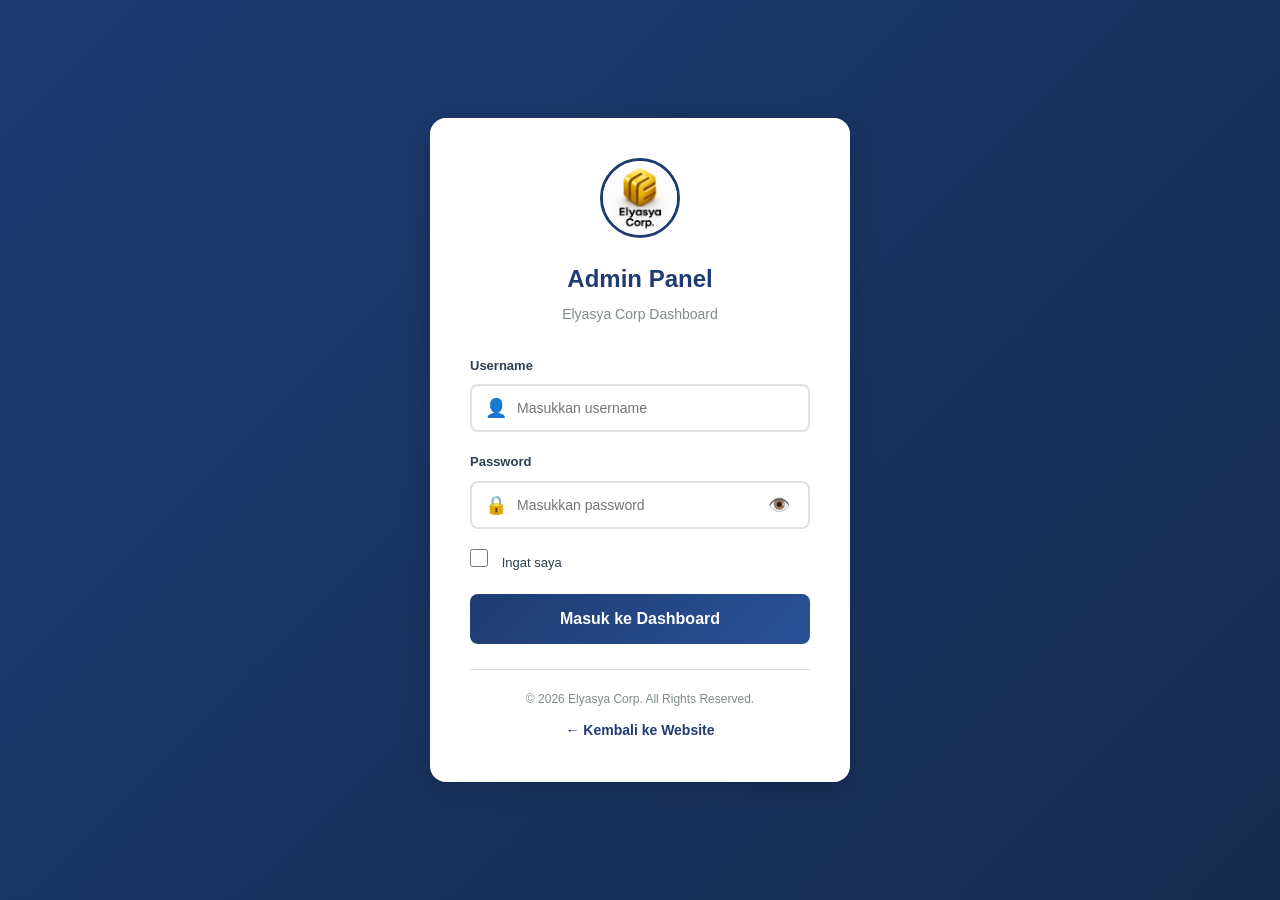
<file: admin.html>
<!DOCTYPE html>
<html lang="id">
<head>
    <meta charset="UTF-8">
    <meta name="viewport" content="width=device-width, initial-scale=1.0">
    <meta name="robots" content="noindex, nofollow">
    <title>Admin Login - Elyasya Corp</title>
    <link rel="stylesheet" href="admin-styles.css">
</head>
<body class="login-page">
    <div class="login-container">
        <div class="login-card">
            <div class="login-header">
                <img src="logo elyasya Corp.jpeg" alt="Elyasya Corp" class="login-logo">
                <h1>Admin Panel</h1>
                <p>Elyasya Corp Dashboard</p>
            </div>
            
            <form id="loginForm" class="login-form">
                <div class="form-group">
                    <label for="username">Username</label>
                    <div class="input-wrapper">
                        <span class="input-icon">👤</span>
                        <input type="text" id="username" placeholder="Masukkan username" required autocomplete="username">
                    </div>
                </div>
                
                <div class="form-group">
                    <label for="password">Password</label>
                    <div class="input-wrapper">
                        <span class="input-icon">🔒</span>
                        <input type="password" id="password" placeholder="Masukkan password" required autocomplete="current-password">
                        <button type="button" class="toggle-password" onclick="togglePasswordVisibility()">👁️</button>
                    </div>
                </div>
                
                <div class="form-group">
                    <label class="checkbox-label">
                        <input type="checkbox" id="rememberMe">
                        <span>Ingat saya</span>
                    </label>
                </div>
                
                <div id="loginError" class="error-message" style="display:none;">
                    ❌ Username atau password salah!
                </div>
                
                <button type="submit" class="btn-login">
                    <span>Masuk ke Dashboard</span>
                </button>
            </form>
            
            <div class="login-footer">
                <p>&copy; 2026 Elyasya Corp. All Rights Reserved.</p>
                <a href="index.html">← Kembali ke Website</a>
            </div>
        </div>
    </div>

    <script>
        // ==========================================
        // ADMIN AUTHENTICATION SYSTEM
        // ==========================================
        
        // Default admin credentials (change this after first login!)
        const DEFAULT_ADMIN = {
            username: 'admin',
            // Simple hash for demo - in production use proper hashing
            passwordHash: btoa('admin123'), // base64 encode
            name: 'Administrator'
        };

        // Initialize admin account if not exists
        function initAdminAccount() {
            if (!localStorage.getItem('adminAccount')) {
                localStorage.setItem('adminAccount', JSON.stringify(DEFAULT_ADMIN));
            }
        }

        // Check if already logged in
        function checkExistingSession() {
            const session = localStorage.getItem('adminSession');
            if (session) {
                try {
                    const data = JSON.parse(session);
                    // Session expires in 24 hours
                    if (Date.now() - data.loginTime < 24 * 60 * 60 * 1000) {
                        window.location.href = 'admin-dashboard.html';
                        return true;
                    } else {
                        localStorage.removeItem('adminSession');
                    }
                } catch (e) {
                    localStorage.removeItem('adminSession');
                }
            }
            return false;
        }

        // Simple hash function
        function simpleHash(str) {
            return btoa(str);
        }

        // Login handler
        function handleLogin(e) {
            e.preventDefault();
            
            const username = document.getElementById('username').value.trim();
            const password = document.getElementById('password').value;
            const rememberMe = document.getElementById('rememberMe').checked;
            const errorEl = document.getElementById('loginError');
            
            // Get admin account
            const adminData = JSON.parse(localStorage.getItem('adminAccount') || '{}');
            
            // Verify credentials
            if (username === adminData.username && simpleHash(password) === adminData.passwordHash) {
                // Create session
                const session = {
                    username: adminData.username,
                    name: adminData.name,
                    loginTime: Date.now(),
                    rememberMe: rememberMe
                };
                
                localStorage.setItem('adminSession', JSON.stringify(session));
                
                // Redirect to dashboard
                window.location.href = 'admin-dashboard.html';
            } else {
                errorEl.style.display = 'block';
                errorEl.textContent = '❌ Username atau password salah!';
                
                // Shake animation
                const card = document.querySelector('.login-card');
                card.classList.add('shake');
                setTimeout(() => card.classList.remove('shake'), 500);
            }
        }

        // Toggle password visibility
        function togglePasswordVisibility() {
            const passwordInput = document.getElementById('password');
            const toggleBtn = document.querySelector('.toggle-password');
            
            if (passwordInput.type === 'password') {
                passwordInput.type = 'text';
                toggleBtn.textContent = '🙈';
            } else {
                passwordInput.type = 'password';
                toggleBtn.textContent = '👁️';
            }
        }

        // Initialize
        document.addEventListener('DOMContentLoaded', () => {
            initAdminAccount();
            
            if (!checkExistingSession()) {
                document.getElementById('loginForm').addEventListener('submit', handleLogin);
            }
        });
    </script>
</body>
</html>
</file>
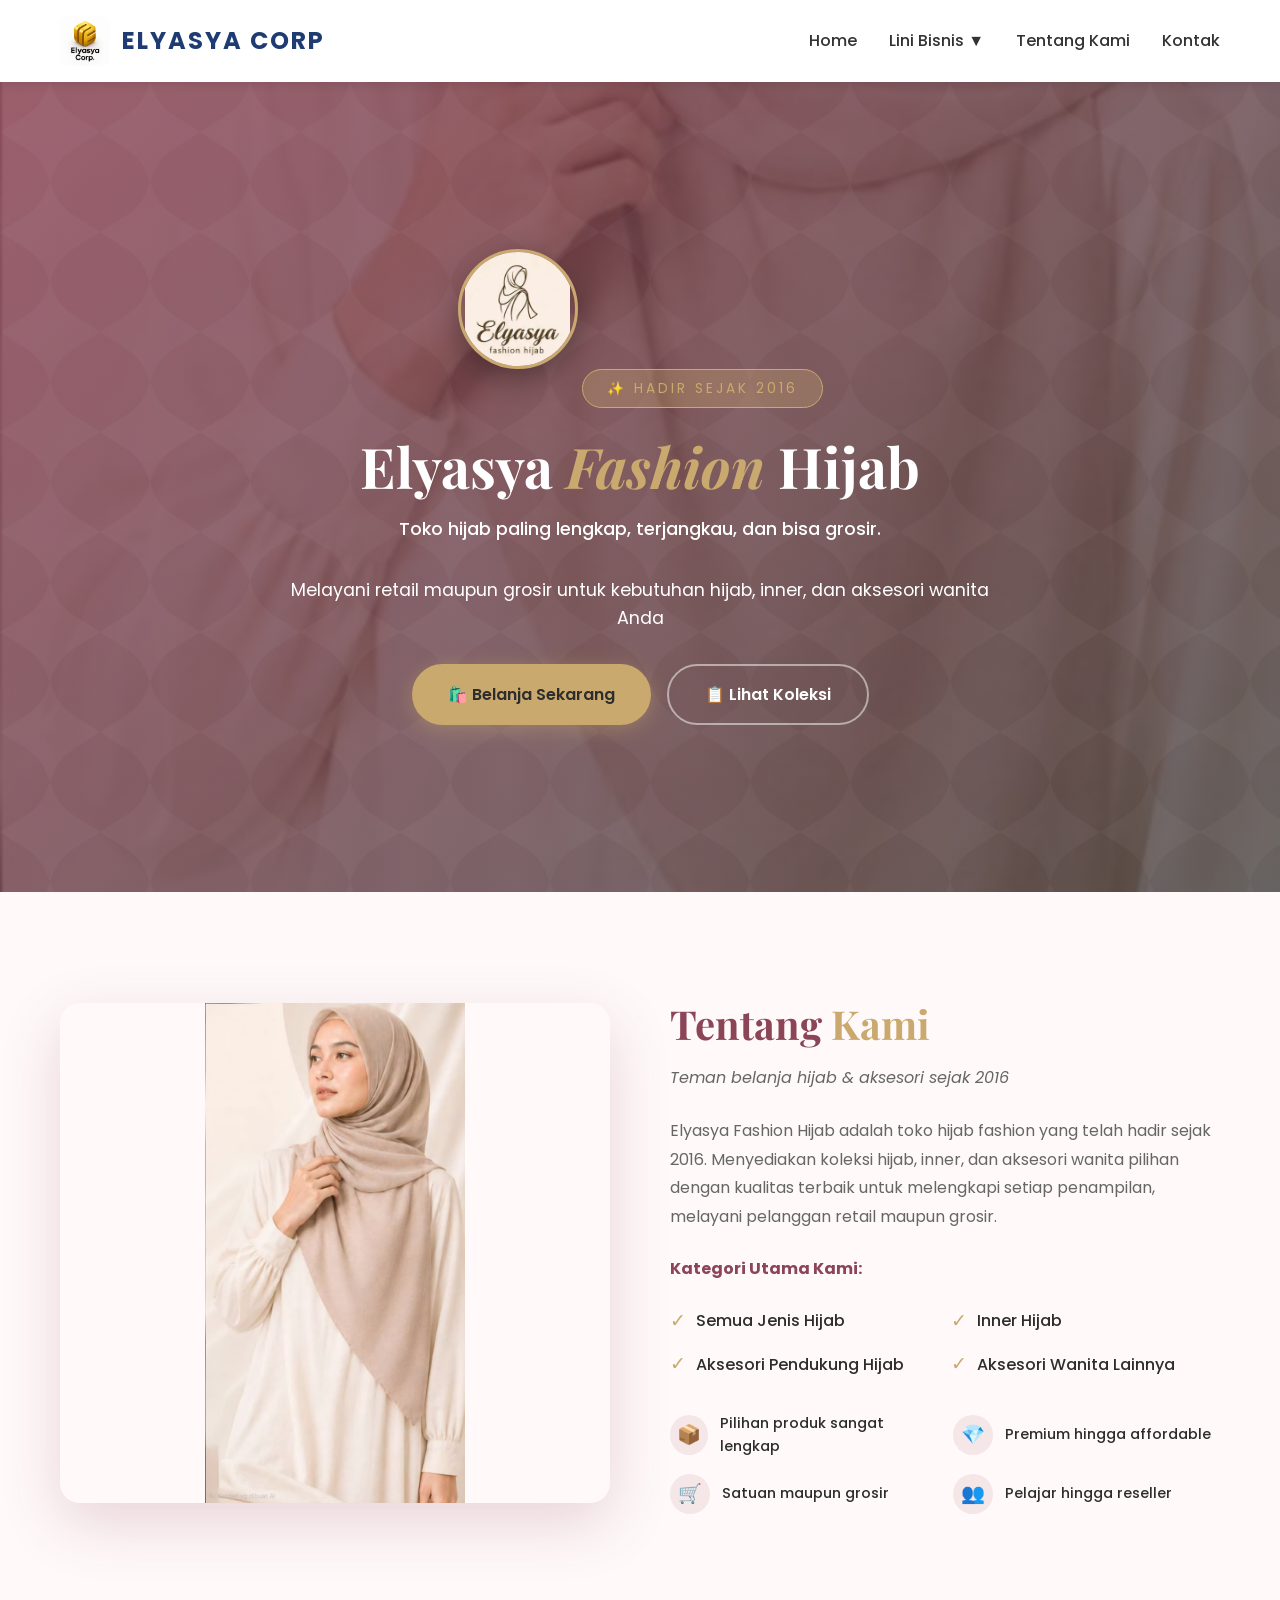
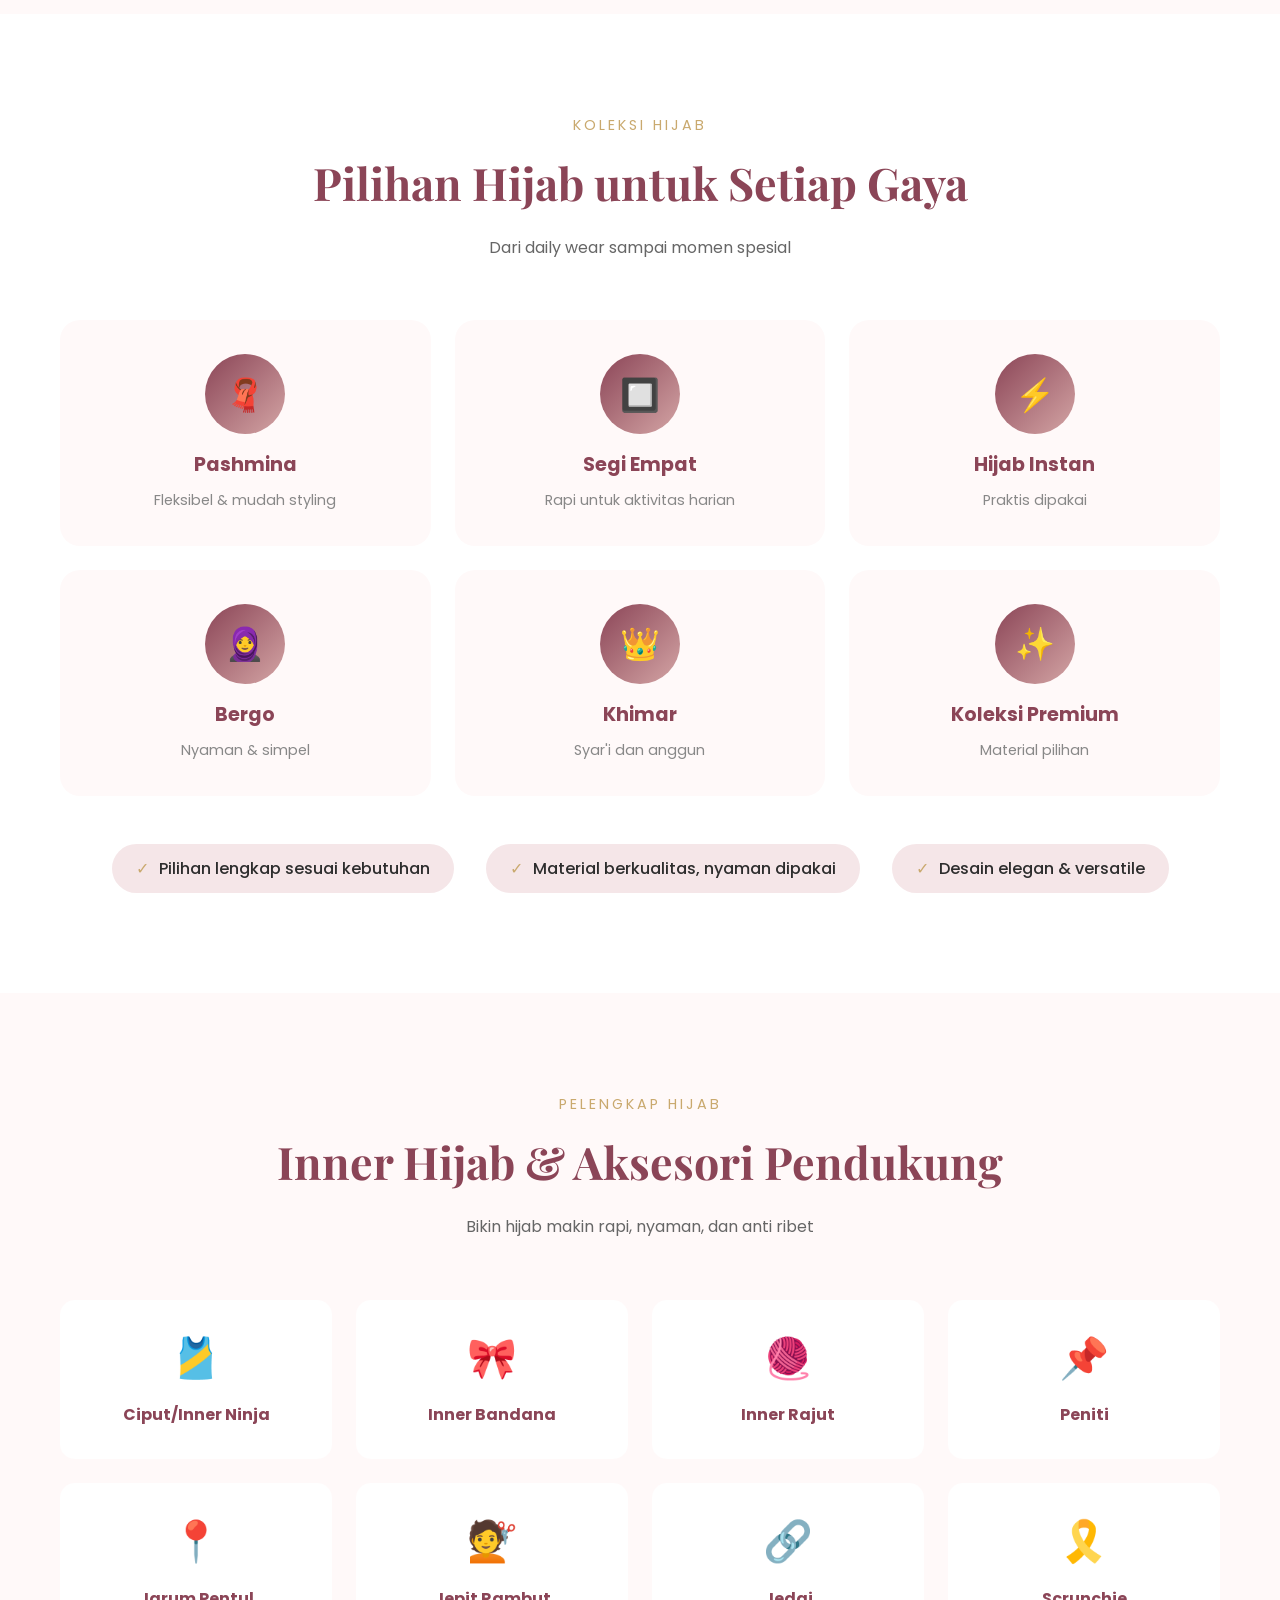
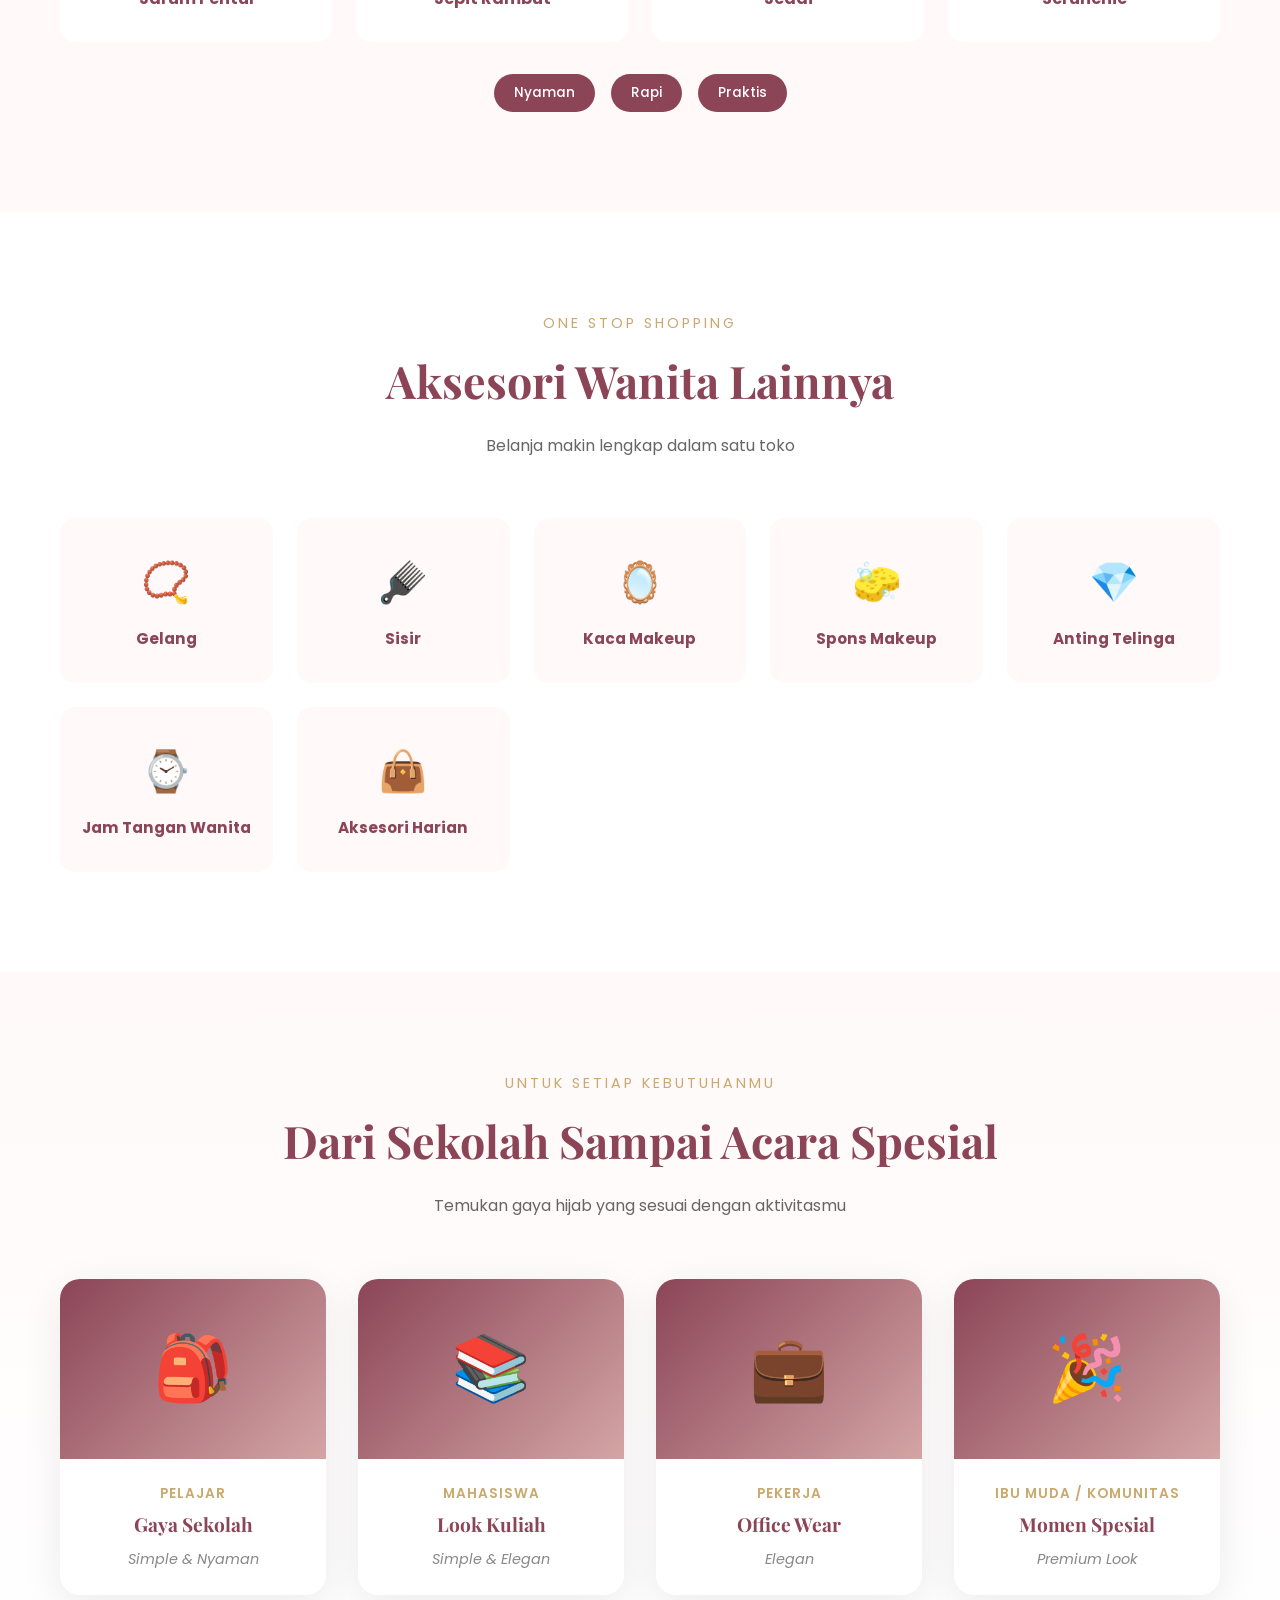
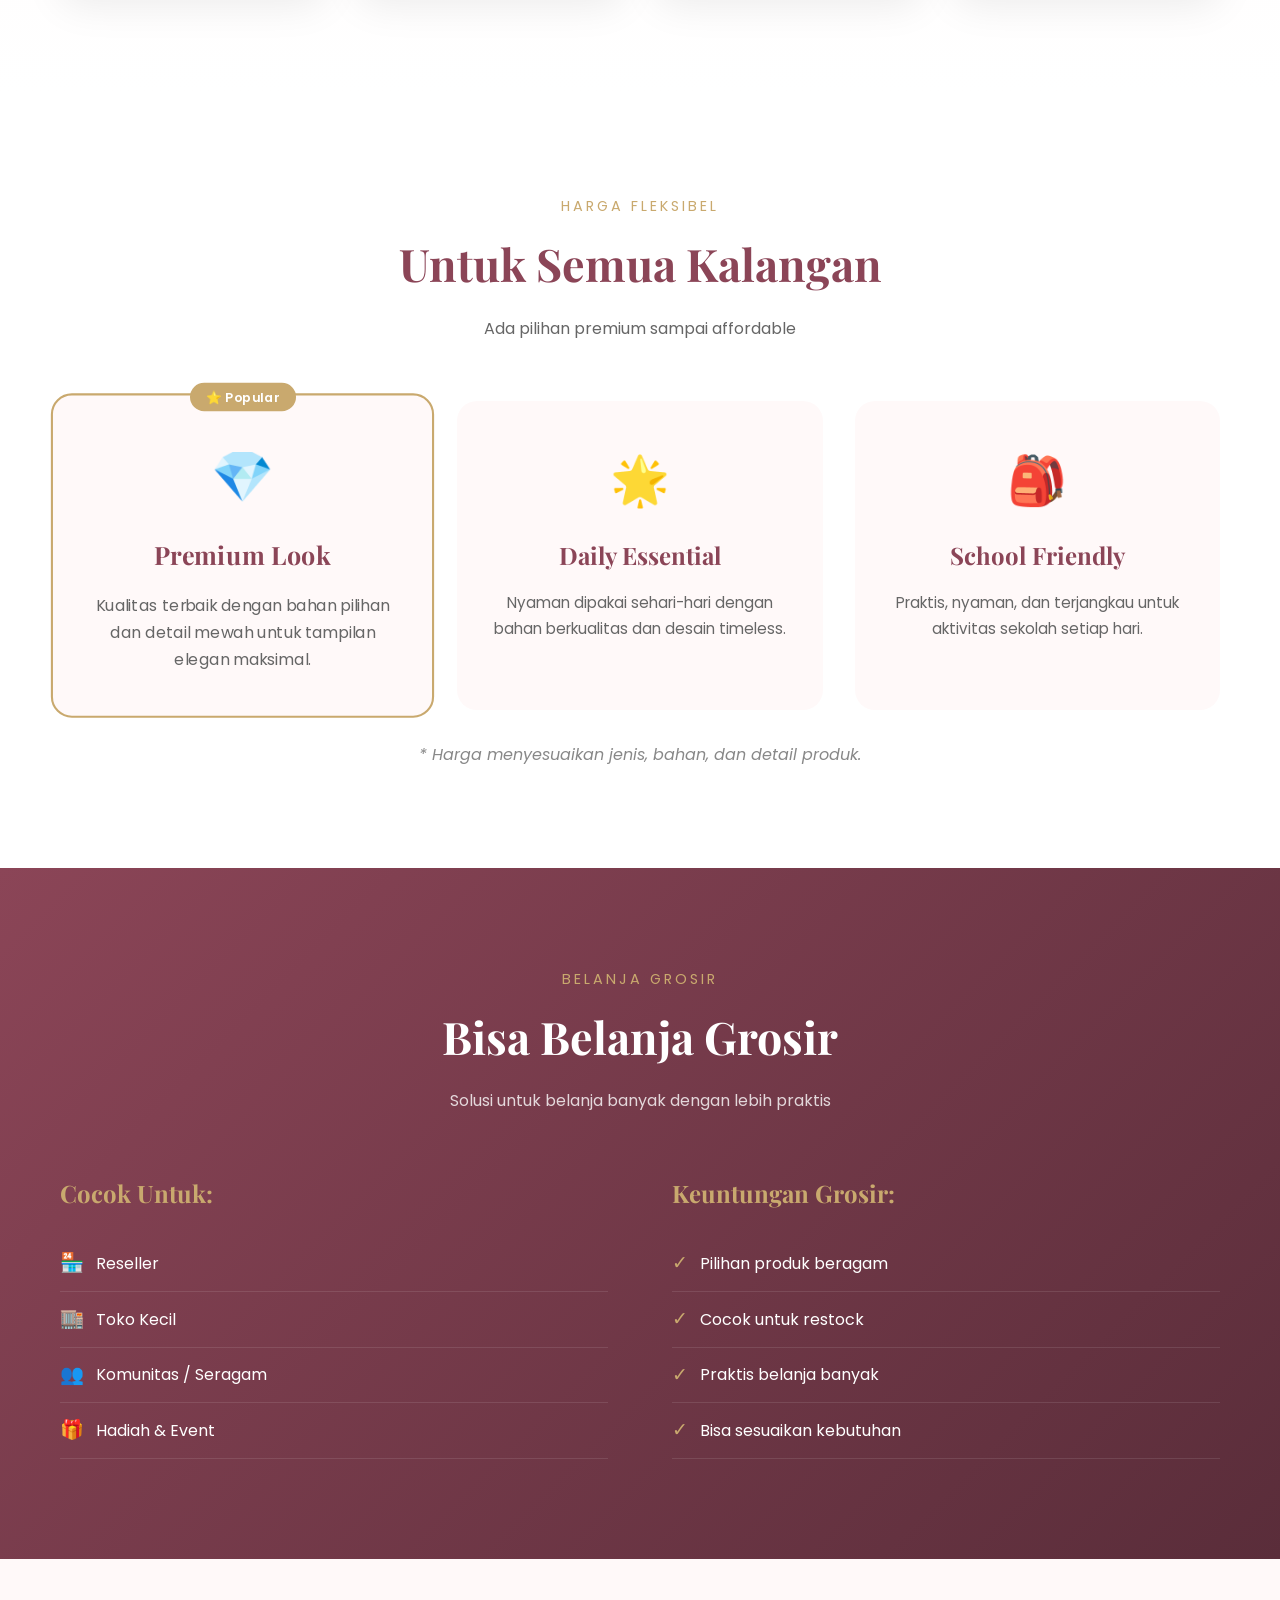
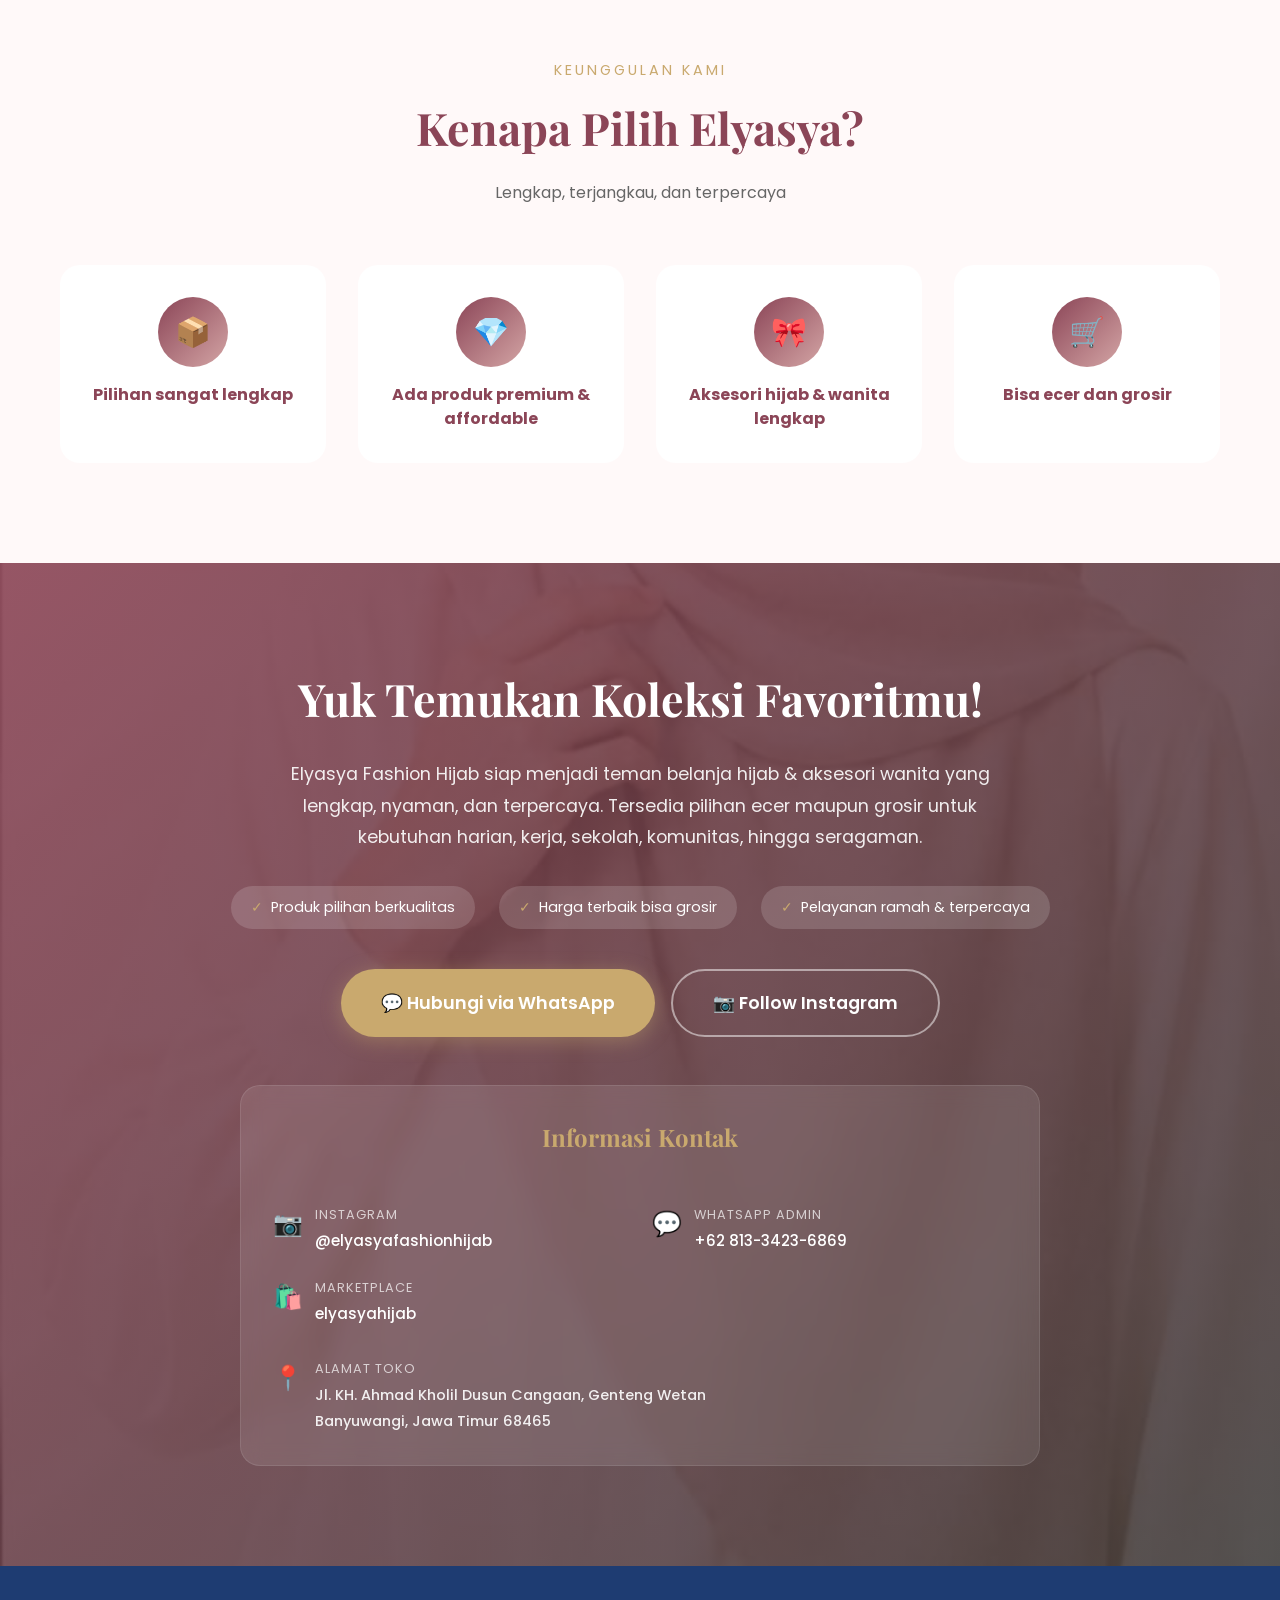
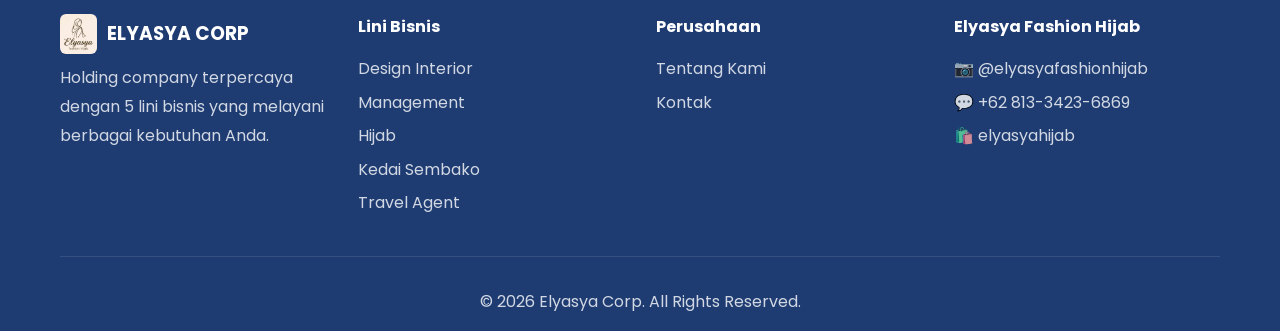
<file: hijab.html>
<!DOCTYPE html>
<html lang="id">
<head>
    <meta charset="UTF-8">
    <meta name="viewport" content="width=device-width, initial-scale=1.0">
    <meta http-equiv="Cache-Control" content="no-cache, no-store, must-revalidate">
    <meta http-equiv="Pragma" content="no-cache">
    <meta http-equiv="Expires" content="0">
    <meta name="description" content="Elyasya Fashion Hijab - Toko hijab paling lengkap, terjangkau, dan bisa grosir. Hadir sejak 2016 melayani retail maupun grosir.">
    <title>Elyasya Fashion Hijab - Toko Hijab Lengkap & Terjangkau</title>
    <link rel="stylesheet" href="styles.css">
    <link href="https://fonts.googleapis.com/css2?family=Playfair+Display:wght@400;500;600;700&family=Poppins:wght@300;400;500;600;700&display=swap" rel="stylesheet">
    <style>
        :root {
            --hijab-primary: #8B4557;
            --hijab-secondary: #D4A5A5;
            --hijab-accent: #F5E6E8;
            --hijab-gold: #C9A96E;
            --hijab-dark: #2D2D2D;
            --hijab-light: #FFF9F9;
        }

        body {
            font-family: 'Poppins', sans-serif;
        }

        /* Hero Section */
        .hijab-hero {
            position: relative;
            height: 90vh;
            min-height: 600px;
            background: linear-gradient(135deg, rgba(139, 69, 87, 0.85), rgba(45, 45, 45, 0.7)),
                        url('hijab.jpeg') center/cover no-repeat;
            display: flex;
            align-items: center;
            justify-content: center;
            text-align: center;
            color: white;
            overflow: hidden;
        }

        .hijab-hero::before {
            content: '';
            position: absolute;
            top: 0;
            left: 0;
            right: 0;
            bottom: 0;
            background: url("data:image/svg+xml,%3Csvg xmlns='http://www.w3.org/2000/svg' viewBox='0 0 100 100'%3E%3Cpath d='M50 0 C60 30 70 30 100 50 C70 70 60 70 50 100 C40 70 30 70 0 50 C30 30 40 30 50 0' fill='rgba(255,255,255,0.03)'/%3E%3C/svg%3E") repeat;
            background-size: 100px;
            animation: patternMove 20s linear infinite;
        }

        @keyframes patternMove {
            0% { transform: translateY(0); }
            100% { transform: translateY(-100px); }
        }

        .hero-content {
            position: relative;
            z-index: 2;
            max-width: 800px;
            padding: 2rem;
        }

        .hero-logo {
            width: 120px;
            height: 120px;
            object-fit: contain;
            border-radius: 50%;
            border: 3px solid var(--hijab-gold);
            margin-bottom: 1.5rem;
            animation: fadeInDown 1s ease;
            box-shadow: 0 10px 30px rgba(0,0,0,0.3);
        }

        .hero-badge {
            display: inline-block;
            background: rgba(201, 169, 110, 0.3);
            border: 1px solid var(--hijab-gold);
            color: var(--hijab-gold);
            padding: 8px 24px;
            border-radius: 30px;
            font-size: 0.85rem;
            letter-spacing: 3px;
            text-transform: uppercase;
            margin-bottom: 1.5rem;
            animation: fadeInDown 1s ease;
        }

        .hero-content h1 {
            font-family: 'Playfair Display', serif;
            font-size: 3.5rem;
            font-weight: 700;
            margin-bottom: 1rem;
            line-height: 1.2;
            animation: fadeInUp 1s ease 0.3s both;
        }

        .hero-content h1 span {
            color: var(--hijab-gold);
            font-style: italic;
        }

        .hero-tagline {
            font-size: 1.3rem;
            opacity: 0.95;
            margin-bottom: 0.5rem;
            animation: fadeInUp 1s ease 0.5s both;
            font-weight: 500;
        }

        .hero-content p {
            font-size: 1.1rem;
            opacity: 0.85;
            margin-bottom: 2rem;
            animation: fadeInUp 1s ease 0.6s both;
        }

        .hero-buttons {
            display: flex;
            gap: 1rem;
            justify-content: center;
            flex-wrap: wrap;
            animation: fadeInUp 1s ease 0.7s both;
        }

        .btn-hero-primary {
            display: inline-flex;
            align-items: center;
            gap: 10px;
            background: var(--hijab-gold);
            color: var(--hijab-dark);
            padding: 16px 36px;
            border-radius: 50px;
            text-decoration: none;
            font-weight: 600;
            transition: all 0.3s ease;
            box-shadow: 0 4px 20px rgba(201, 169, 110, 0.4);
        }

        .btn-hero-primary:hover {
            transform: translateY(-3px);
            box-shadow: 0 8px 30px rgba(201, 169, 110, 0.5);
            background: white;
        }

        .btn-hero-secondary {
            display: inline-flex;
            align-items: center;
            gap: 10px;
            background: transparent;
            color: white;
            padding: 16px 36px;
            border-radius: 50px;
            text-decoration: none;
            font-weight: 600;
            border: 2px solid rgba(255,255,255,0.5);
            transition: all 0.3s ease;
        }

        .btn-hero-secondary:hover {
            background: white;
            color: var(--hijab-primary);
            border-color: white;
        }

        @keyframes fadeInDown {
            from { opacity: 0; transform: translateY(-30px); }
            to { opacity: 1; transform: translateY(0); }
        }

        @keyframes fadeInUp {
            from { opacity: 0; transform: translateY(30px); }
            to { opacity: 1; transform: translateY(0); }
        }

        /* About Section */
        .hijab-about {
            padding: 100px 0;
            background: var(--hijab-light);
        }

        .about-grid {
            display: grid;
            grid-template-columns: 1fr 1fr;
            gap: 60px;
            align-items: center;
        }

        .about-image {
            position: relative;
            border-radius: 20px;
            overflow: hidden;
            box-shadow: 0 20px 60px rgba(139, 69, 87, 0.2);
        }

        .about-image img {
            width: 100%;
            height: auto;
            max-height: 500px;
            object-fit: contain;
            display: block;
        }

        .about-image::after {
            content: '';
            position: absolute;
            top: 20px;
            left: 20px;
            right: -20px;
            bottom: -20px;
            border: 3px solid var(--hijab-gold);
            border-radius: 20px;
            z-index: -1;
        }

        .about-text h2 {
            font-family: 'Playfair Display', serif;
            font-size: 2.5rem;
            color: var(--hijab-primary);
            margin-bottom: 0.5rem;
        }

        .about-text h2 span {
            color: var(--hijab-gold);
        }

        .about-subtitle {
            color: var(--hijab-gold);
            font-size: 1rem;
            font-style: italic;
            margin-bottom: 1.5rem;
        }

        .about-text p {
            color: #666;
            line-height: 1.8;
            margin-bottom: 1.5rem;
        }

        .about-categories {
            display: grid;
            grid-template-columns: 1fr 1fr;
            gap: 0.8rem;
            margin-top: 1.5rem;
            margin-bottom: 1.5rem;
        }

        .about-category-item {
            display: flex;
            align-items: center;
            gap: 10px;
            color: var(--hijab-dark);
            font-weight: 500;
        }

        .about-category-item .check {
            color: var(--hijab-gold);
            font-size: 1.2rem;
        }

        .about-features {
            display: grid;
            grid-template-columns: 1fr 1fr;
            gap: 1rem;
            margin-top: 2rem;
        }

        .about-feature {
            display: flex;
            align-items: center;
            gap: 12px;
        }

        .about-feature .icon {
            width: 40px;
            height: 40px;
            background: var(--hijab-accent);
            border-radius: 50%;
            display: flex;
            align-items: center;
            justify-content: center;
            font-size: 1.2rem;
        }

        .about-feature span {
            font-weight: 500;
            color: var(--hijab-dark);
            font-size: 0.9rem;
        }

        /* Section Header */
        .section-header {
            text-align: center;
            margin-bottom: 60px;
        }

        .section-header .subtitle {
            color: var(--hijab-gold);
            font-size: 0.9rem;
            letter-spacing: 3px;
            text-transform: uppercase;
            margin-bottom: 10px;
        }

        .section-header h2 {
            font-family: 'Playfair Display', serif;
            font-size: 2.8rem;
            color: var(--hijab-primary);
            margin-bottom: 1rem;
        }

        .section-header p {
            color: #666;
            max-width: 600px;
            margin: 0 auto;
        }

        /* Categories Section - Hijab Variants */
        .hijab-categories {
            padding: 100px 0;
            background: white;
        }

        .category-grid {
            display: grid;
            grid-template-columns: repeat(3, 1fr);
            gap: 1.5rem;
        }

        .category-card {
            background: var(--hijab-light);
            border-radius: 20px;
            padding: 2rem 1.5rem;
            text-align: center;
            transition: all 0.4s ease;
            cursor: pointer;
            border: 2px solid transparent;
        }

        .category-card:hover {
            transform: translateY(-10px);
            background: white;
            border-color: var(--hijab-gold);
            box-shadow: 0 15px 40px rgba(139, 69, 87, 0.15);
        }

        .category-icon {
            width: 80px;
            height: 80px;
            background: linear-gradient(135deg, var(--hijab-primary), var(--hijab-secondary));
            border-radius: 50%;
            display: flex;
            align-items: center;
            justify-content: center;
            margin: 0 auto 1rem;
            font-size: 2rem;
            transition: transform 0.3s ease;
        }

        .category-card:hover .category-icon {
            transform: scale(1.1) rotate(5deg);
        }

        .category-card h3 {
            color: var(--hijab-primary);
            font-size: 1.2rem;
            margin-bottom: 0.5rem;
        }

        .category-card p {
            color: #888;
            font-size: 0.9rem;
        }

        /* Advantages */
        .advantages-list {
            display: flex;
            justify-content: center;
            gap: 2rem;
            margin-top: 3rem;
            flex-wrap: wrap;
        }

        .advantage-item {
            display: flex;
            align-items: center;
            gap: 10px;
            background: var(--hijab-accent);
            padding: 12px 24px;
            border-radius: 30px;
        }

        .advantage-item .icon {
            color: var(--hijab-gold);
        }

        .advantage-item span {
            color: var(--hijab-dark);
            font-weight: 500;
        }

        /* Inner & Accessories Section */
        .hijab-inner {
            padding: 100px 0;
            background: var(--hijab-light);
        }

        .inner-grid {
            display: grid;
            grid-template-columns: repeat(4, 1fr);
            gap: 1.5rem;
        }

        .inner-card {
            background: white;
            border-radius: 15px;
            padding: 1.5rem;
            text-align: center;
            transition: all 0.3s ease;
            border: 2px solid transparent;
        }

        .inner-card:hover {
            transform: translateY(-5px);
            border-color: var(--hijab-secondary);
            box-shadow: 0 10px 30px rgba(139, 69, 87, 0.1);
        }

        .inner-card .icon {
            font-size: 2.5rem;
            margin-bottom: 0.8rem;
        }

        .inner-card h4 {
            color: var(--hijab-primary);
            font-size: 1rem;
            margin-bottom: 0.3rem;
        }

        .feature-tags {
            display: flex;
            justify-content: center;
            gap: 1rem;
            margin-top: 2rem;
        }

        .feature-tag {
            background: var(--hijab-primary);
            color: white;
            padding: 8px 20px;
            border-radius: 20px;
            font-size: 0.85rem;
            font-weight: 500;
        }

        /* Women's Accessories Section */
        .hijab-accessories {
            padding: 100px 0;
            background: white;
        }

        .accessories-grid {
            display: grid;
            grid-template-columns: repeat(auto-fit, minmax(180px, 1fr));
            gap: 1.5rem;
        }

        .accessory-card {
            background: var(--hijab-light);
            border-radius: 15px;
            padding: 2rem 1rem;
            text-align: center;
            transition: all 0.3s ease;
        }

        .accessory-card:hover {
            transform: translateY(-5px);
            box-shadow: 0 10px 30px rgba(139, 69, 87, 0.1);
        }

        .accessory-card .icon {
            font-size: 2.5rem;
            margin-bottom: 0.8rem;
        }

        .accessory-card h4 {
            color: var(--hijab-primary);
            font-size: 0.95rem;
        }

        /* Use Cases Section */
        .hijab-usecases {
            padding: 100px 0;
            background: linear-gradient(180deg, var(--hijab-light) 0%, white 100%);
        }

        .usecase-grid {
            display: grid;
            grid-template-columns: repeat(4, 1fr);
            gap: 2rem;
        }

        .usecase-card {
            background: white;
            border-radius: 20px;
            overflow: hidden;
            box-shadow: 0 10px 40px rgba(0,0,0,0.08);
            transition: all 0.4s ease;
            text-align: center;
        }

        .usecase-card:hover {
            transform: translateY(-10px);
            box-shadow: 0 20px 60px rgba(139, 69, 87, 0.15);
        }

        .usecase-image {
            height: 180px;
            background: linear-gradient(135deg, var(--hijab-primary), var(--hijab-secondary));
            display: flex;
            align-items: center;
            justify-content: center;
            font-size: 4rem;
        }

        .usecase-content {
            padding: 1.5rem;
        }

        .usecase-content h3 {
            color: var(--hijab-primary);
            font-family: 'Playfair Display', serif;
            font-size: 1.2rem;
            margin-bottom: 0.5rem;
        }

        .usecase-target {
            color: var(--hijab-gold);
            font-size: 0.85rem;
            font-weight: 600;
            text-transform: uppercase;
            letter-spacing: 1px;
            margin-bottom: 0.3rem;
        }

        .usecase-vibe {
            color: #888;
            font-size: 0.9rem;
            font-style: italic;
        }

        /* Pricing Tiers Section */
        .hijab-pricing {
            padding: 100px 0;
            background: white;
        }

        .pricing-grid {
            display: grid;
            grid-template-columns: repeat(3, 1fr);
            gap: 2rem;
        }

        .pricing-card {
            background: var(--hijab-light);
            border-radius: 20px;
            padding: 2.5rem 2rem;
            text-align: center;
            transition: all 0.4s ease;
            border: 2px solid transparent;
            position: relative;
        }

        .pricing-card.featured {
            border-color: var(--hijab-gold);
            transform: scale(1.05);
        }

        .pricing-card.featured::before {
            content: '⭐ Popular';
            position: absolute;
            top: -12px;
            left: 50%;
            transform: translateX(-50%);
            background: var(--hijab-gold);
            color: white;
            padding: 4px 16px;
            border-radius: 20px;
            font-size: 0.75rem;
            font-weight: 600;
        }

        .pricing-card:hover {
            transform: translateY(-10px);
            box-shadow: 0 20px 50px rgba(139, 69, 87, 0.15);
        }

        .pricing-card.featured:hover {
            transform: scale(1.05) translateY(-10px);
        }

        .pricing-icon {
            font-size: 3rem;
            margin-bottom: 1rem;
        }

        .pricing-card h3 {
            font-family: 'Playfair Display', serif;
            color: var(--hijab-primary);
            font-size: 1.5rem;
            margin-bottom: 1rem;
        }

        .pricing-card p {
            color: #666;
            line-height: 1.7;
            font-size: 0.95rem;
        }

        .pricing-note {
            text-align: center;
            margin-top: 2rem;
            color: #888;
            font-style: italic;
        }

        /* Grosir Section */
        .hijab-grosir {
            padding: 100px 0;
            background: linear-gradient(135deg, var(--hijab-primary) 0%, #5a2d3a 100%);
            color: white;
        }

        .hijab-grosir .section-header h2 {
            color: white;
        }

        .hijab-grosir .section-header p {
            color: rgba(255,255,255,0.8);
        }

        .hijab-grosir .section-header .subtitle {
            color: var(--hijab-gold);
        }

        .grosir-content {
            display: grid;
            grid-template-columns: 1fr 1fr;
            gap: 4rem;
            align-items: start;
        }

        .grosir-target h3,
        .grosir-benefits h3 {
            font-family: 'Playfair Display', serif;
            font-size: 1.5rem;
            margin-bottom: 1.5rem;
            color: var(--hijab-gold);
        }

        .grosir-list {
            list-style: none;
            padding: 0;
        }

        .grosir-list li {
            display: flex;
            align-items: center;
            gap: 12px;
            padding: 12px 0;
            border-bottom: 1px solid rgba(255,255,255,0.1);
            font-size: 1rem;
        }

        .grosir-list li .icon {
            color: var(--hijab-gold);
            font-size: 1.2rem;
        }

        /* Why Choose Us Section */
        .hijab-why {
            padding: 100px 0;
            background: var(--hijab-light);
        }

        .why-grid {
            display: grid;
            grid-template-columns: repeat(4, 1fr);
            gap: 2rem;
        }

        .why-card {
            background: white;
            border-radius: 20px;
            padding: 2rem;
            text-align: center;
            transition: all 0.3s ease;
        }

        .why-card:hover {
            transform: translateY(-5px);
            box-shadow: 0 15px 40px rgba(139, 69, 87, 0.1);
        }

        .why-icon {
            width: 70px;
            height: 70px;
            background: linear-gradient(135deg, var(--hijab-primary), var(--hijab-secondary));
            border-radius: 50%;
            display: flex;
            align-items: center;
            justify-content: center;
            margin: 0 auto 1rem;
            font-size: 1.8rem;
        }

        .why-card h4 {
            color: var(--hijab-primary);
            font-size: 1rem;
            line-height: 1.5;
        }

        /* CTA Section */
        .hijab-cta {
            padding: 100px 0;
            background: linear-gradient(135deg, rgba(139, 69, 87, 0.9), rgba(45, 45, 45, 0.8)),
                        url('hijab.jpeg') center/cover no-repeat;
            text-align: center;
            color: white;
        }

        .hijab-cta h2 {
            font-family: 'Playfair Display', serif;
            font-size: 2.8rem;
            margin-bottom: 1.5rem;
        }

        .cta-closing {
            font-size: 1.1rem;
            opacity: 0.9;
            margin-bottom: 2rem;
            max-width: 700px;
            margin-left: auto;
            margin-right: auto;
            line-height: 1.8;
        }

        .cta-badges {
            display: flex;
            justify-content: center;
            gap: 1.5rem;
            margin-bottom: 2.5rem;
            flex-wrap: wrap;
        }

        .cta-badge {
            display: flex;
            align-items: center;
            gap: 8px;
            background: rgba(255,255,255,0.15);
            padding: 10px 20px;
            border-radius: 30px;
            font-size: 0.9rem;
        }

        .cta-badge .icon {
            color: var(--hijab-gold);
        }

        .cta-buttons {
            display: flex;
            gap: 1rem;
            justify-content: center;
            flex-wrap: wrap;
            margin-bottom: 3rem;
        }

        .btn-cta-primary {
            display: inline-flex;
            align-items: center;
            gap: 10px;
            background: var(--hijab-gold);
            color: white;
            padding: 18px 40px;
            border-radius: 50px;
            text-decoration: none;
            font-weight: 600;
            font-size: 1.1rem;
            transition: all 0.3s ease;
            box-shadow: 0 4px 20px rgba(201, 169, 110, 0.4);
        }

        .btn-cta-primary:hover {
            transform: translateY(-3px);
            box-shadow: 0 8px 30px rgba(201, 169, 110, 0.6);
            background: white;
            color: var(--hijab-primary);
        }

        .btn-cta-secondary {
            display: inline-flex;
            align-items: center;
            gap: 10px;
            background: transparent;
            color: white;
            padding: 18px 40px;
            border-radius: 50px;
            text-decoration: none;
            font-weight: 600;
            font-size: 1.1rem;
            border: 2px solid rgba(255,255,255,0.5);
            transition: all 0.3s ease;
        }

        .btn-cta-secondary:hover {
            background: white;
            color: var(--hijab-primary);
            border-color: white;
        }

        /* Contact Info in CTA */
        .contact-info-section {
            background: rgba(255,255,255,0.1);
            backdrop-filter: blur(10px);
            border-radius: 20px;
            padding: 2rem;
            max-width: 800px;
            margin: 0 auto;
            border: 1px solid rgba(255,255,255,0.1);
        }

        .contact-info-section h3 {
            font-family: 'Playfair Display', serif;
            font-size: 1.5rem;
            margin-bottom: 1.5rem;
            color: var(--hijab-gold);
        }

        .contact-grid {
            display: grid;
            grid-template-columns: repeat(2, 1fr);
            gap: 1.5rem;
            text-align: left;
        }

        .contact-item {
            display: flex;
            align-items: flex-start;
            gap: 12px;
        }

        .contact-item .icon {
            font-size: 1.5rem;
            min-width: 30px;
        }

        .contact-item-content {
            text-align: left;
        }

        .contact-item label {
            display: block;
            font-size: 0.8rem;
            opacity: 0.7;
            text-transform: uppercase;
            letter-spacing: 1px;
            margin-bottom: 3px;
        }

        .contact-item a,
        .contact-item span {
            color: white;
            text-decoration: none;
            font-weight: 500;
            font-size: 0.95rem;
        }

        .contact-item a:hover {
            color: var(--hijab-gold);
        }

        .contact-address {
            grid-column: span 2;
            margin-top: 0.5rem;
        }

        .contact-address .address-text {
            font-size: 0.9rem;
            line-height: 1.6;
            opacity: 0.9;
        }

        /* Responsive */
        @media (max-width: 1024px) {
            .category-grid {
                grid-template-columns: repeat(3, 1fr);
            }
            
            .usecase-grid {
                grid-template-columns: repeat(2, 1fr);
            }

            .why-grid {
                grid-template-columns: repeat(2, 1fr);
            }

            .inner-grid {
                grid-template-columns: repeat(3, 1fr);
            }
        }

        @media (max-width: 768px) {
            .hero-content h1 {
                font-size: 2.5rem;
            }
            
            .about-grid {
                grid-template-columns: 1fr;
                gap: 40px;
            }
            
            .about-image {
                order: -1;
            }
            
            .about-image img {
                height: auto;
                max-height: 350px;
            }
            
            .category-grid {
                grid-template-columns: repeat(2, 1fr);
            }
            
            .pricing-grid {
                grid-template-columns: 1fr;
            }

            .pricing-card.featured {
                transform: none;
            }

            .pricing-card.featured:hover {
                transform: translateY(-10px);
            }
            
            .grosir-content {
                grid-template-columns: 1fr;
                gap: 2rem;
            }

            .usecase-grid {
                grid-template-columns: 1fr;
            }

            .why-grid {
                grid-template-columns: 1fr;
            }

            .inner-grid {
                grid-template-columns: repeat(2, 1fr);
            }

            .contact-grid {
                grid-template-columns: 1fr;
            }

            .contact-address {
                grid-column: span 1;
            }
            
            .section-header h2 {
                font-size: 2rem;
            }
            
            .hijab-cta h2 {
                font-size: 2rem;
            }

            .about-categories {
                grid-template-columns: 1fr;
            }
        }

        @media (max-width: 480px) {
            .hero-content h1 {
                font-size: 2rem;
            }
            
            .category-grid {
                grid-template-columns: 1fr;
            }
            
            .hero-buttons {
                flex-direction: column;
                align-items: center;
            }

            .inner-grid {
                grid-template-columns: 1fr;
            }

            .cta-badges {
                flex-direction: column;
                align-items: center;
            }

            .feature-tags {
                flex-direction: column;
                align-items: center;
            }
        }
    </style>
</head>
<body class="hijab-page">
    <!-- Navigation -->
    <nav class="navbar">
        <div class="container">
            <div class="logo">
                <a href="index.html" style="text-decoration: none; color: inherit; display: flex; align-items: center; gap: 12px;">
                    <img src="logo elyasya Corp.jpeg" alt="Elyasya Corp Logo" class="logo-img">
                    <h1>ELYASYA CORP</h1>
                </a>
            </div>
            <ul class="nav-menu" id="navMenu">
                <li><a href="index.html">Home</a></li>
                <li class="dropdown">
                    <a href="index.html#bisnis">Lini Bisnis &#9660;</a>
                    <ul class="dropdown-menu">
                        <li><a href="design-interior.html">Design Interior</a></li>
                        <li><a href="management.html">Management</a></li>
                        <li><a href="hijab.html" class="active">Hijab</a></li>
                        <li><a href="sembako.html">Kedai Sembako</a></li>
                        <li><a href="travel.html">Travel Agent</a></li>
                    </ul>
                </li>
                <li><a href="index.html#tentang">Tentang Kami</a></li>
                <li><a href="index.html#kontak">Kontak</a></li>
            </ul>
            <div class="hamburger" id="hamburger">
                <span></span>
                <span></span>
                <span></span>
            </div>
        </div>
    </nav>

    <!-- Hero Section -->
    <section class="hijab-hero">
        <div class="hero-content">
            <img src="hijab logo.jpeg" alt="Elyasya Fashion Hijab Logo" class="hero-logo">
            <span class="hero-badge">✨ Hadir Sejak 2016</span>
            <h1>Elyasya <span>Fashion</span> Hijab</h1>
            <p class="hero-tagline">Toko hijab paling lengkap, terjangkau, dan bisa grosir.</p>
            <p>Melayani retail maupun grosir untuk kebutuhan hijab, inner, dan aksesori wanita Anda</p>
            <div class="hero-buttons">
<a href="https://wa.me/6281334236869?text=Halo, saya ingin melihat katalog Elyasya Fashion Hijab" class="btn-hero-primary" target="_blank">
                    🛍️ Belanja Sekarang
                </a>
                <a href="#categories" class="btn-hero-secondary">
                    📋 Lihat Koleksi
                </a>
            </div>
        </div>
    </section>

    <!-- About Section -->
    <section class="hijab-about" id="about">
        <div class="container">
            <div class="about-grid">
                <div class="about-image">
                    <img src="hijab.jpeg" alt="Elyasya Fashion Hijab">
                </div>
                <div class="about-text">
                    <h2>Tentang <span>Kami</span></h2>
                    <p class="about-subtitle">Teman belanja hijab & aksesori sejak 2016</p>
                    <p>Elyasya Fashion Hijab adalah toko hijab fashion yang telah hadir sejak 2016. Menyediakan koleksi hijab, inner, dan aksesori wanita pilihan dengan kualitas terbaik untuk melengkapi setiap penampilan, melayani pelanggan retail maupun grosir.</p>
                    
                    <h4 style="color: var(--hijab-primary); margin-bottom: 0.8rem;">Kategori Utama Kami:</h4>
                    <div class="about-categories">
                        <div class="about-category-item">
                            <span class="check">✓</span>
                            <span>Semua Jenis Hijab</span>
                        </div>
                        <div class="about-category-item">
                            <span class="check">✓</span>
                            <span>Inner Hijab</span>
                        </div>
                        <div class="about-category-item">
                            <span class="check">✓</span>
                            <span>Aksesori Pendukung Hijab</span>
                        </div>
                        <div class="about-category-item">
                            <span class="check">✓</span>
                            <span>Aksesori Wanita Lainnya</span>
                        </div>
                    </div>

                    <div class="about-features">
                        <div class="about-feature">
                            <div class="icon">📦</div>
                            <span>Pilihan produk sangat lengkap</span>
                        </div>
                        <div class="about-feature">
                            <div class="icon">💎</div>
                            <span>Premium hingga affordable</span>
                        </div>
                        <div class="about-feature">
                            <div class="icon">🛒</div>
                            <span>Satuan maupun grosir</span>
                        </div>
                        <div class="about-feature">
                            <div class="icon">👥</div>
                            <span>Pelajar hingga reseller</span>
                        </div>
                    </div>
                </div>
            </div>
        </div>
    </section>

    <!-- Hijab Categories Section -->
    <section class="hijab-categories" id="categories">
        <div class="container">
            <div class="section-header">
                <p class="subtitle">Koleksi Hijab</p>
                <h2>Pilihan Hijab untuk Setiap Gaya</h2>
                <p>Dari daily wear sampai momen spesial</p>
            </div>
            
            <div class="category-grid">
                <div class="category-card">
                    <div class="category-icon">🧣</div>
                    <h3>Pashmina</h3>
                    <p>Fleksibel & mudah styling</p>
                </div>
                <div class="category-card">
                    <div class="category-icon">🔲</div>
                    <h3>Segi Empat</h3>
                    <p>Rapi untuk aktivitas harian</p>
                </div>
                <div class="category-card">
                    <div class="category-icon">⚡</div>
                    <h3>Hijab Instan</h3>
                    <p>Praktis dipakai</p>
                </div>
                <div class="category-card">
                    <div class="category-icon">🧕</div>
                    <h3>Bergo</h3>
                    <p>Nyaman & simpel</p>
                </div>
                <div class="category-card">
                    <div class="category-icon">👑</div>
                    <h3>Khimar</h3>
                    <p>Syar'i dan anggun</p>
                </div>
                <div class="category-card">
                    <div class="category-icon">✨</div>
                    <h3>Koleksi Premium</h3>
                    <p>Material pilihan</p>
                </div>
            </div>

            <div class="advantages-list">
                <div class="advantage-item">
                    <span class="icon">✓</span>
                    <span>Pilihan lengkap sesuai kebutuhan</span>
                </div>
                <div class="advantage-item">
                    <span class="icon">✓</span>
                    <span>Material berkualitas, nyaman dipakai</span>
                </div>
                <div class="advantage-item">
                    <span class="icon">✓</span>
                    <span>Desain elegan & versatile</span>
                </div>
            </div>
        </div>
    </section>

    <!-- Inner Hijab & Accessories Section -->
    <section class="hijab-inner" id="inner">
        <div class="container">
            <div class="section-header">
                <p class="subtitle">Pelengkap Hijab</p>
                <h2>Inner Hijab & Aksesori Pendukung</h2>
                <p>Bikin hijab makin rapi, nyaman, dan anti ribet</p>
            </div>
            
            <div class="inner-grid">
                <div class="inner-card">
                    <div class="icon">🎽</div>
                    <h4>Ciput/Inner Ninja</h4>
                </div>
                <div class="inner-card">
                    <div class="icon">🎀</div>
                    <h4>Inner Bandana</h4>
                </div>
                <div class="inner-card">
                    <div class="icon">🧶</div>
                    <h4>Inner Rajut</h4>
                </div>
                <div class="inner-card">
                    <div class="icon">📌</div>
                    <h4>Peniti</h4>
                </div>
                <div class="inner-card">
                    <div class="icon">📍</div>
                    <h4>Jarum Pentul</h4>
                </div>
                <div class="inner-card">
                    <div class="icon">💇</div>
                    <h4>Jepit Rambut</h4>
                </div>
                <div class="inner-card">
                    <div class="icon">🔗</div>
                    <h4>Jedai</h4>
                </div>
                <div class="inner-card">
                    <div class="icon">🎗️</div>
                    <h4>Scrunchie</h4>
                </div>
            </div>

            <div class="feature-tags">
                <span class="feature-tag">Nyaman</span>
                <span class="feature-tag">Rapi</span>
                <span class="feature-tag">Praktis</span>
            </div>
        </div>
    </section>

    <!-- Women's Accessories Section -->
    <section class="hijab-accessories" id="accessories">
        <div class="container">
            <div class="section-header">
                <p class="subtitle">One Stop Shopping</p>
                <h2>Aksesori Wanita Lainnya</h2>
                <p>Belanja makin lengkap dalam satu toko</p>
            </div>
            
            <div class="accessories-grid">
                <div class="accessory-card">
                    <div class="icon">📿</div>
                    <h4>Gelang</h4>
                </div>
                <div class="accessory-card">
                    <div class="icon">🪮</div>
                    <h4>Sisir</h4>
                </div>
                <div class="accessory-card">
                    <div class="icon">🪞</div>
                    <h4>Kaca Makeup</h4>
                </div>
                <div class="accessory-card">
                    <div class="icon">🧽</div>
                    <h4>Spons Makeup</h4>
                </div>
                <div class="accessory-card">
                    <div class="icon">💎</div>
                    <h4>Anting Telinga</h4>
                </div>
                <div class="accessory-card">
                    <div class="icon">⌚</div>
                    <h4>Jam Tangan Wanita</h4>
                </div>
                <div class="accessory-card">
                    <div class="icon">👜</div>
                    <h4>Aksesori Harian</h4>
                </div>
            </div>
        </div>
    </section>

    <!-- Use Cases Section -->
    <section class="hijab-usecases" id="usecases">
        <div class="container">
            <div class="section-header">
                <p class="subtitle">Untuk Setiap Kebutuhanmu</p>
                <h2>Dari Sekolah Sampai Acara Spesial</h2>
                <p>Temukan gaya hijab yang sesuai dengan aktivitasmu</p>
            </div>
            
            <div class="usecase-grid">
                <div class="usecase-card">
                    <div class="usecase-image">🎒</div>
                    <div class="usecase-content">
                        <p class="usecase-target">Pelajar</p>
                        <h3>Gaya Sekolah</h3>
                        <p class="usecase-vibe">Simple & Nyaman</p>
                    </div>
                </div>
                <div class="usecase-card">
                    <div class="usecase-image">📚</div>
                    <div class="usecase-content">
                        <p class="usecase-target">Mahasiswa</p>
                        <h3>Look Kuliah</h3>
                        <p class="usecase-vibe">Simple & Elegan</p>
                    </div>
                </div>
                <div class="usecase-card">
                    <div class="usecase-image">💼</div>
                    <div class="usecase-content">
                        <p class="usecase-target">Pekerja</p>
                        <h3>Office Wear</h3>
                        <p class="usecase-vibe">Elegan</p>
                    </div>
                </div>
                <div class="usecase-card">
                    <div class="usecase-image">🎉</div>
                    <div class="usecase-content">
                        <p class="usecase-target">Ibu muda / Komunitas</p>
                        <h3>Momen Spesial</h3>
                        <p class="usecase-vibe">Premium Look</p>
                    </div>
                </div>
            </div>
        </div>
    </section>

    <!-- Pricing Tiers Section -->
    <section class="hijab-pricing" id="pricing">
        <div class="container">
            <div class="section-header">
                <p class="subtitle">Harga Fleksibel</p>
                <h2>Untuk Semua Kalangan</h2>
                <p>Ada pilihan premium sampai affordable</p>
            </div>
            
            <div class="pricing-grid">
                <div class="pricing-card featured">
                    <div class="pricing-icon">💎</div>
                    <h3>Premium Look</h3>
                    <p>Kualitas terbaik dengan bahan pilihan dan detail mewah untuk tampilan elegan maksimal.</p>
                </div>
                <div class="pricing-card">
                    <div class="pricing-icon">🌟</div>
                    <h3>Daily Essential</h3>
                    <p>Nyaman dipakai sehari-hari dengan bahan berkualitas dan desain timeless.</p>
                </div>
                <div class="pricing-card">
                    <div class="pricing-icon">🎒</div>
                    <h3>School Friendly</h3>
                    <p>Praktis, nyaman, dan terjangkau untuk aktivitas sekolah setiap hari.</p>
                </div>
            </div>
            <p class="pricing-note">* Harga menyesuaikan jenis, bahan, dan detail produk.</p>
        </div>
    </section>

    <!-- Grosir Section -->
    <section class="hijab-grosir" id="grosir">
        <div class="container">
            <div class="section-header">
                <p class="subtitle">Belanja Grosir</p>
                <h2>Bisa Belanja Grosir</h2>
                <p>Solusi untuk belanja banyak dengan lebih praktis</p>
            </div>
            
            <div class="grosir-content">
                <div class="grosir-target">
                    <h3>Cocok Untuk:</h3>
                    <ul class="grosir-list">
                        <li><span class="icon">🏪</span> Reseller</li>
                        <li><span class="icon">🏬</span> Toko Kecil</li>
                        <li><span class="icon">👥</span> Komunitas / Seragam</li>
                        <li><span class="icon">🎁</span> Hadiah & Event</li>
                    </ul>
                </div>
                <div class="grosir-benefits">
                    <h3>Keuntungan Grosir:</h3>
                    <ul class="grosir-list">
                        <li><span class="icon">✓</span> Pilihan produk beragam</li>
                        <li><span class="icon">✓</span> Cocok untuk restock</li>
                        <li><span class="icon">✓</span> Praktis belanja banyak</li>
                        <li><span class="icon">✓</span> Bisa sesuaikan kebutuhan</li>
                    </ul>
                </div>
            </div>
        </div>
    </section>

    <!-- Why Choose Us Section -->
    <section class="hijab-why" id="why">
        <div class="container">
            <div class="section-header">
                <p class="subtitle">Keunggulan Kami</p>
                <h2>Kenapa Pilih Elyasya?</h2>
                <p>Lengkap, terjangkau, dan terpercaya</p>
            </div>
            
            <div class="why-grid">
                <div class="why-card">
                    <div class="why-icon">📦</div>
                    <h4>Pilihan sangat lengkap</h4>
                </div>
                <div class="why-card">
                    <div class="why-icon">💎</div>
                    <h4>Ada produk premium & affordable</h4>
                </div>
                <div class="why-card">
                    <div class="why-icon">🎀</div>
                    <h4>Aksesori hijab & wanita lengkap</h4>
                </div>
                <div class="why-card">
                    <div class="why-icon">🛒</div>
                    <h4>Bisa ecer dan grosir</h4>
                </div>
            </div>
        </div>
    </section>

    <!-- CTA Section with Contact Info -->
    <section class="hijab-cta" id="contact">
        <div class="container">
            <h2>Yuk Temukan Koleksi Favoritmu!</h2>
            <p class="cta-closing">Elyasya Fashion Hijab siap menjadi teman belanja hijab & aksesori wanita yang lengkap, nyaman, dan terpercaya. Tersedia pilihan ecer maupun grosir untuk kebutuhan harian, kerja, sekolah, komunitas, hingga seragaman.</p>
            
            <div class="cta-badges">
                <div class="cta-badge">
                    <span class="icon">✓</span>
                    <span>Produk pilihan berkualitas</span>
                </div>
                <div class="cta-badge">
                    <span class="icon">✓</span>
                    <span>Harga terbaik bisa grosir</span>
                </div>
                <div class="cta-badge">
                    <span class="icon">✓</span>
                    <span>Pelayanan ramah & terpercaya</span>
                </div>
            </div>

            <div class="cta-buttons">
<a href="https://wa.me/6281334236869?text=Halo, saya ingin melihat katalog Elyasya Fashion Hijab" class="btn-cta-primary" target="_blank">
                    💬 Hubungi via WhatsApp
                </a>
                <a href="https://instagram.com/elyasyafashionhijab" class="btn-cta-secondary" target="_blank">
                    📷 Follow Instagram
                </a>
            </div>

            <div class="contact-info-section">
                <h3>Informasi Kontak</h3>
                <div class="contact-grid">
                    <div class="contact-item">
                        <span class="icon">📷</span>
                        <div class="contact-item-content">
                            <label>Instagram</label>
                            <a href="https://instagram.com/elyasyafashionhijab" target="_blank">@elyasyafashionhijab</a>
                        </div>
                    </div>
                    <div class="contact-item">
                        <span class="icon">💬</span>
                        <div class="contact-item-content">
                            <label>WhatsApp Admin</label>
<a href="https://wa.me/6281334236869" target="_blank">+62 813-3423-6869</a>
                        </div>
                    </div>
                    <div class="contact-item">
                        <span class="icon">🛍️</span>
                        <div class="contact-item-content">
                            <label>Marketplace</label>
                            <span>elyasyahijab</span>
                        </div>
                    </div>
                    <div class="contact-item contact-address">
                        <span class="icon">📍</span>
                        <div class="contact-item-content">
                            <label>Alamat Toko</label>
<span class="address-text">Jl. KH. Ahmad Kholil Dusun Cangaan, Genteng Wetan<br>Banyuwangi, Jawa Timur 68465</span>
                        </div>
                    </div>
                </div>
            </div>
        </div>
    </section>

    <!-- Footer -->
    <footer class="footer">
        <div class="container">
            <div class="footer-content">
                <div class="footer-section">
                    <div style="display: flex; align-items: center; gap: 10px; margin-bottom: 10px;">
                        <img src="hijab logo.jpeg" alt="Elyasya Logo" style="height: 40px; width: auto; border-radius: 6px;">
                        <h3 style="margin: 0;">ELYASYA CORP</h3>
                    </div>
                    <p>Holding company terpercaya dengan 5 lini bisnis yang melayani berbagai kebutuhan Anda.</p>
                </div>
                <div class="footer-section">
                    <h4>Lini Bisnis</h4>
                    <ul>
                        <li><a href="design-interior.html">Design Interior</a></li>
                        <li><a href="management.html">Management</a></li>
                        <li><a href="hijab.html">Hijab</a></li>
                        <li><a href="sembako.html">Kedai Sembako</a></li>
                        <li><a href="travel.html">Travel Agent</a></li>
                    </ul>
                </div>
                <div class="footer-section">
                    <h4>Perusahaan</h4>
                    <ul>
                        <li><a href="index.html#tentang">Tentang Kami</a></li>
                        <li><a href="index.html#kontak">Kontak</a></li>
                    </ul>
                </div>
                <div class="footer-section">
                    <h4>Elyasya Fashion Hijab</h4>
                    <div class="social-links">
                        <a href="https://instagram.com/elyasyafashionhijab" class="social-icon" target="_blank">📷 @elyasyafashionhijab</a>
<a href="https://wa.me/6281334236869" class="social-icon" target="_blank">💬 +62 813-3423-6869</a>
                        <a href="#" class="social-icon">🛍️ elyasyahijab</a>
                    </div>
                </div>
            </div>
            <div class="footer-bottom">
                <p>&copy; 2026 Elyasya Corp. All Rights Reserved.</p>
            </div>
        </div>
    </footer>

    <script src="script.js"></script>
    <script>
        // Smooth scroll for anchor links
        document.querySelectorAll('a[href^="#"]').forEach(anchor => {
            anchor.addEventListener('click', function (e) {
                e.preventDefault();
                const target = document.querySelector(this.getAttribute('href'));
                if (target) {
                    target.scrollIntoView({
                        behavior: 'smooth',
                        block: 'start'
                    });
                }
            });
        });

        // Intersection Observer for animations
        const observerOptions = {
            threshold: 0.1,
            rootMargin: '0px 0px -50px 0px'
        };

        const observer = new IntersectionObserver((entries) => {
            entries.forEach(entry => {
                if (entry.isIntersecting) {
                    entry.target.style.opacity = '1';
                    entry.target.style.transform = 'translateY(0)';
                }
            });
        }, observerOptions);

        document.querySelectorAll('.category-card, .inner-card, .accessory-card, .usecase-card, .pricing-card, .why-card').forEach(el => {
            el.style.opacity = '0';
            el.style.transform = 'translateY(30px)';
            el.style.transition = 'opacity 0.6s ease, transform 0.6s ease';
            observer.observe(el);
        });

        // Load saved logo from localStorage (legacy support)
        function loadSavedLogo() {
            const saved = localStorage.getItem('pageLogo_hijab');
            if (saved) {
                try {
                    const data = JSON.parse(saved);
                    if (data.src) {
                        const logoImg = document.querySelector('.logo-img');
                        if (logoImg) {
                            logoImg.src = data.src;
                        }
                    }
                } catch (e) {
                    console.error('Error loading saved logo:', e);
                }
            }
        }

        // Load saved images from admin image management
        function loadSavedPageImages() {
            const saved = localStorage.getItem('elyasya_page_images');
            if (!saved) return;
            
            try {
                const modifiedImages = JSON.parse(saved);
                
                // Map image IDs to their selectors in this page
                const imageMap = {
                    'hijab-logo-corp': {
                        selectors: ['.logo-img', 'img[src*="logo elyasya"]'],
                        attr: 'src'
                    },
                    'hijab-logo-main': {
                        selectors: ['img[src*="hijab logo"]', '.hero-logo img'],
                        attr: 'src'
                    },
                    'hijab-slide': {
                        selectors: ['img[src*="slide hijab"]', '.hero-slider img', '.slider-image'],
                        attr: 'src'
                    }
                };
                
                Object.keys(modifiedImages).forEach(imgId => {
                    if (imgId.startsWith('hijab-') && imageMap[imgId]) {
                        const mapping = imageMap[imgId];
                        const newSrc = modifiedImages[imgId];
                        
                        mapping.selectors.forEach(selector => {
                            const elements = document.querySelectorAll(selector);
                            elements.forEach(el => {
                                if (el.tagName === 'IMG') {
                                    el.src = newSrc;
                                } else if (el.style) {
                                    el.style.backgroundImage = `url('${newSrc}')`;
                                }
                            });
                        });
                    }
                });
            } catch (e) {
                console.error('Error loading saved page images:', e);
            }
        }

        // Load saved logo on page load
        loadSavedLogo();
        
        // Load saved page images
        loadSavedPageImages();

        // Load saved page content from admin panel
        function loadSavedPageContent() {
            const saved = localStorage.getItem('pageContent_hijab');
            if (!saved) return;
            
            try {
                const content = JSON.parse(saved);
                
                // Map field IDs to their DOM selectors
                const fieldMap = {
                    'hero_badge': { selector: '.hero-badge', type: 'text' },
                    'hero_title': { selector: '.hijab-hero h1', type: 'html' },
                    'hero_tagline': { selector: '.hero-tagline', type: 'text' },
                    'hero_description': { selector: '.hijab-hero p:nth-of-type(2)', type: 'text' },
                    'hero_btn_primary_text': { selector: '.btn-hero-primary', type: 'text' },
                    'hero_btn_primary_link': { selector: '.btn-hero-primary', type: 'href' },
                    'hero_btn_secondary_text': { selector: '.btn-hero-secondary', type: 'text' },
                    'about_subtitle': { selector: '.about-subtitle', type: 'text' },
                    'about_text': { selector: '.about-text > p:nth-of-type(2)', type: 'text' },
                    'about_categories_title': { selector: '.about-text h4', type: 'text' },
                    'about_cat1': { selector: '.about-category-item:nth-child(1) span:last-child', type: 'text' },
                    'about_cat2': { selector: '.about-category-item:nth-child(2) span:last-child', type: 'text' },
                    'about_cat3': { selector: '.about-category-item:nth-child(3) span:last-child', type: 'text' },
                    'about_cat4': { selector: '.about-category-item:nth-child(4) span:last-child', type: 'text' },
                    'contact_instagram': { selector: '.contact-item:nth-child(1) a', type: 'text' },
                    'contact_instagram_link': { selector: '.contact-item:nth-child(1) a', type: 'href' },
                    'contact_whatsapp': { selector: '.contact-item:nth-child(2) a', type: 'text' },
                    'contact_whatsapp_link': { selector: '.contact-item:nth-child(2) a', type: 'href' },
                    'contact_marketplace': { selector: '.contact-item:nth-child(3) span', type: 'text' },
                    'contact_address': { selector: '.address-text', type: 'html' },
                };

                Object.keys(content).forEach(fieldId => {
                    if (fieldMap[fieldId] && content[fieldId]) {
                        const mapping = fieldMap[fieldId];
                        const elements = document.querySelectorAll(mapping.selector);
                        
                        elements.forEach(el => {
                            if (mapping.type === 'text') {
                                el.textContent = content[fieldId];
                            } else if (mapping.type === 'html') {
                                el.innerHTML = content[fieldId];
                            } else if (mapping.type === 'href') {
                                el.href = content[fieldId];
                            }
                        });
                    }
                });

                console.log('✅ Page content loaded from admin panel');
            } catch (e) {
                console.error('Error loading saved page content:', e);
            }
        }

        // Load saved page content
        loadSavedPageContent();
    </script>
</body>
</html>
</file>
<file: styles.css>
/* Reset & Base Styles */
* {
    margin: 0;
    padding: 0;
    box-sizing: border-box;
}

:root {
    --primary-color: #1e3c72;
    --secondary-color: #2a5298;
    --accent-gold: #d4af37;
    --text-dark: #333;
    --text-light: #666;
    --bg-light: #f8f9fa;
    --white: #ffffff;
    --shadow: 0 2px 10px rgba(0,0,0,0.1);
    --shadow-lg: 0 10px 30px rgba(0,0,0,0.15);
}

body {
    font-family: 'Segoe UI', Tahoma, Geneva, Verdana, sans-serif;
    line-height: 1.6;
    color: var(--text-dark);
    overflow-x: hidden;
}

.container {
    max-width: 1200px;
    margin: 0 auto;
    padding: 0 20px;
}

/* Navigation */
.navbar {
    background: var(--white);
    box-shadow: var(--shadow);
    position: sticky;
    top: 0;
    z-index: 1000;
    padding: 1rem 0;
}

.navbar .container {
    display: flex;
    justify-content: space-between;
    align-items: center;
}

.logo {
    display: flex;
    align-items: center;
    gap: 12px;
}

.logo-img {
    width: 50px;
    height: 50px;
    object-fit: contain;
    border-radius: 8px;
}

.logo h1 {
    color: var(--primary-color);
    font-size: 1.5rem;
    font-weight: 700;
    letter-spacing: 2px;
}

.nav-menu {
    display: flex;
    list-style: none;
    gap: 2rem;
    align-items: center;
}

.nav-menu a {
    text-decoration: none;
    color: var(--text-dark);
    font-weight: 500;
    transition: color 0.3s;
    position: relative;
}

.nav-menu a:hover,
.nav-menu a.active {
    color: var(--primary-color);
}

.nav-menu a::after {
    content: '';
    position: absolute;
    bottom: -5px;
    left: 0;
    width: 0;
    height: 2px;
    background: var(--primary-color);
    transition: width 0.3s;
}

.nav-menu a:hover::after,
.nav-menu a.active::after {
    width: 100%;
}

.dropdown {
    position: relative;
}

.dropdown-menu {
    display: none;
    position: absolute;
    top: 100%;
    left: 0;
    background: var(--white);
    box-shadow: var(--shadow-lg);
    border-radius: 8px;
    padding: 1rem 0;
    min-width: 200px;
    margin-top: 0.5rem;
}

.dropdown:hover .dropdown-menu {
    display: block;
}

.dropdown-menu li {
    list-style: none;
}

.dropdown-menu a {
    display: block;
    padding: 0.5rem 1.5rem;
    color: var(--text-dark);
    text-decoration: none;
    transition: background 0.3s;
}

.dropdown-menu a:hover {
    background: var(--bg-light);
}

.hamburger {
    display: none;
    flex-direction: column;
    cursor: pointer;
    gap: 4px;
}

.hamburger span {
    width: 25px;
    height: 3px;
    background: var(--primary-color);
    transition: 0.3s;
}

/* Hero Section */
.hero {
    position: relative;
    height: 600px;
    overflow: hidden;
}

.hero-slider {
    height: 100%;
    position: relative;
}

.slide {
    position: absolute;
    top: 0;
    left: 0;
    width: 100%;
    height: 100%;
    opacity: 0;
    transition: opacity 1s ease-in-out;
    display: flex;
    align-items: center;
    justify-content: center;
    overflow: hidden;
}

.slide-bg-image {
    position: absolute;
    top: 0;
    left: 0;
    width: 100%;
    height: 100%;
    object-fit: cover;
    object-position: center center;
    background-color: #1a1a2e;
    z-index: 1;
    display: block;
    /* Pastikan gambar benar-benar mengisi slider */
    min-width: 100%;
    min-height: 100%;
}

.slide-overlay {
    position: absolute;
    top: 0;
    left: 0;
    width: 100%;
    height: 100%;
    background: rgba(0, 0, 0, 0.4);
}

.slide.active {
    opacity: 1;
}

.slide-content {
    text-align: center;
    color: var(--white);
    z-index: 2;
    padding: 2rem;
}

.slide-content h2 {
    font-size: 3.5rem;
    margin-bottom: 1rem;
    text-shadow: 2px 2px 4px rgba(0,0,0,0.3);
}

.slide-content p {
    font-size: 1.5rem;
    margin-bottom: 2rem;
    text-shadow: 1px 1px 2px rgba(0,0,0,0.3);
}

.btn-primary {
    display: inline-block;
    padding: 1rem 2.5rem;
    background: var(--accent-gold);
    color: var(--white);
    text-decoration: none;
    border-radius: 50px;
    font-weight: 600;
    transition: transform 0.3s, box-shadow 0.3s;
    box-shadow: 0 4px 15px rgba(0,0,0,0.2);
}

.btn-primary:hover {
    transform: translateY(-3px);
    box-shadow: 0 6px 20px rgba(0,0,0,0.3);
}

.slider-controls {
    position: absolute;
    top: 50%;
    width: 100%;
    display: flex;
    justify-content: space-between;
    padding: 0 2rem;
    transform: translateY(-50%);
    z-index: 3;
}

.slider-controls button {
    background: rgba(255,255,255,0.3);
    border: none;
    color: var(--white);
    font-size: 2rem;
    padding: 1rem 1.5rem;
    cursor: pointer;
    border-radius: 50%;
    transition: background 0.3s;
}

.slider-controls button:hover {
    background: rgba(255,255,255,0.5);
}

.slider-dots {
    position: absolute;
    bottom: 2rem;
    left: 50%;
    transform: translateX(-50%);
    display: flex;
    gap: 1rem;
    z-index: 3;
}

.dot {
    width: 12px;
    height: 12px;
    border-radius: 50%;
    background: rgba(255,255,255,0.5);
    cursor: pointer;
    transition: background 0.3s;
}

.dot.active {
    background: var(--white);
}

/* Business Units Section */
.business-units {
    padding: 5rem 0;
    background: var(--bg-light);
}

.section-title {
    text-align: center;
    font-size: 2.5rem;
    color: var(--primary-color);
    margin-bottom: 1rem;
}

.section-subtitle {
    text-align: center;
    font-size: 1.2rem;
    color: var(--text-light);
    margin-bottom: 3rem;
}

.business-grid {
    display: grid;
    grid-template-columns: repeat(auto-fit, minmax(300px, 1fr));
    gap: 2rem;
    margin-top: 3rem;
}

.business-card {
    background: var(--white);
    padding: 2rem;
    border-radius: 15px;
    box-shadow: var(--shadow);
    transition: transform 0.3s, box-shadow 0.3s;
    text-align: center;
}

.business-card:hover {
    transform: translateY(-10px);
    box-shadow: var(--shadow-lg);
}

.card-icon {
    font-size: 4rem;
    margin-bottom: 1rem;
}

.card-logo {
    width: 100%;
    height: 100%;
    max-width: 68px;
    max-height: 68px;
    object-fit: contain;
    border-radius: 50%;
    display: block;
}


.business-card h3 {
    color: var(--primary-color);
    font-size: 1.8rem;
    margin-bottom: 1rem;
}

.business-card p {
    color: var(--text-light);
    margin-bottom: 1.5rem;
    line-height: 1.8;
}

.feature-list {
    list-style: none;
    margin-bottom: 1.5rem;
    text-align: left;
}

.feature-list li {
    padding: 0.5rem 0;
    color: var(--text-dark);
}

.btn-secondary {
    display: inline-block;
    padding: 0.8rem 2rem;
    background: var(--primary-color);
    color: var(--white);
    text-decoration: none;
    border-radius: 50px;
    font-weight: 600;
    transition: background 0.3s, transform 0.3s;
}

.btn-secondary:hover {
    background: var(--secondary-color);
    transform: scale(1.05);
}

/* About Section */
.about {
    padding: 5rem 0;
    background: var(--white);
}

.about-content {
    display: grid;
    grid-template-columns: 1fr 1fr;
    gap: 3rem;
    align-items: start;
}

.about-text h2 {
    color: var(--primary-color);
    font-size: 2.5rem;
    margin-bottom: 1rem;
}

.about-text h3 {
    color: var(--primary-color);
    font-size: 1.5rem;
    margin-top: 2rem;
    margin-bottom: 0.5rem;
}

.about-text .lead {
    font-size: 1.2rem;
    color: var(--text-light);
    margin-bottom: 2rem;
}

.about-text ul {
    margin-left: 1.5rem;
    color: var(--text-dark);
}

.about-text li {
    margin-bottom: 0.5rem;
}

.about-stats {
    display: grid;
    grid-template-columns: repeat(2, 1fr);
    gap: 1.5rem;
}

.stat-card {
    background: linear-gradient(135deg, var(--primary-color), var(--secondary-color));
    color: var(--white);
    padding: 2rem;
    border-radius: 15px;
    text-align: center;
    box-shadow: var(--shadow);
}

.stat-card h3 {
    font-size: 3rem;
    margin-bottom: 0.5rem;
}

.stat-card p {
    font-size: 1rem;
}

/* Media & News Section */
.media {
    padding: 5rem 0;
    background: var(--bg-light);
}

.news-grid {
    display: grid;
    grid-template-columns: repeat(auto-fit, minmax(300px, 1fr));
    gap: 2rem;
    margin-top: 3rem;
}

.news-card {
    background: var(--white);
    border-radius: 15px;
    overflow: hidden;
    box-shadow: var(--shadow);
    transition: transform 0.3s, box-shadow 0.3s;
}

.news-card:hover {
    transform: translateY(-10px);
    box-shadow: var(--shadow-lg);
}

.news-image {
    height: 200px;
    background-size: cover;
    background-position: center;
}

.news-content {
    padding: 1.5rem;
}

.news-date {
    color: var(--text-light);
    font-size: 0.9rem;
}

.news-content h3 {
    color: var(--primary-color);
    margin: 0.5rem 0 1rem;
    font-size: 1.3rem;
}

.news-content p {
    color: var(--text-light);
    margin-bottom: 1rem;
}

.read-more {
    color: var(--primary-color);
    text-decoration: none;
    font-weight: 600;
    transition: color 0.3s;
}

.read-more:hover {
    color: var(--secondary-color);
}

/* Contact Section */
.contact {
    padding: 5rem 0;
    background: var(--white);
}

.contact-grid {
    display: grid;
    grid-template-columns: 1fr 1fr;
    gap: 3rem;
    margin-top: 3rem;
}

.contact-info h3 {
    color: var(--primary-color);
    font-size: 1.8rem;
    margin-bottom: 2rem;
}

.info-item {
    display: flex;
    gap: 1rem;
    margin-bottom: 2rem;
}

.info-item .icon {
    font-size: 2rem;
}

.info-item h4 {
    color: var(--primary-color);
    margin-bottom: 0.5rem;
}

.info-item p {
    color: var(--text-light);
}

.contact-form h3 {
    color: var(--primary-color);
    font-size: 1.8rem;
    margin-bottom: 2rem;
}

.form-group {
    margin-bottom: 1.5rem;
}

.form-group input,
.form-group select,
.form-group textarea {
    width: 100%;
    padding: 1rem;
    border: 2px solid #e0e0e0;
    border-radius: 8px;
    font-size: 1rem;
    font-family: inherit;
    transition: border-color 0.3s;
}

.form-group input:focus,
.form-group select:focus,
.form-group textarea:focus {
    outline: none;
    border-color: var(--primary-color);
}

.contact-form button {
    width: 100%;
    padding: 1rem;
    background: var(--primary-color);
    color: var(--white);
    border: none;
    border-radius: 50px;
    font-size: 1.1rem;
    font-weight: 600;
    cursor: pointer;
    transition: background 0.3s, transform 0.3s;
}

.contact-form button:hover {
    background: var(--secondary-color);
    transform: scale(1.02);
}

/* Footer */
.footer {
    background: var(--primary-color);
    color: var(--white);
    padding: 3rem 0 1rem;
}

.footer-content {
    display: grid;
    grid-template-columns: repeat(auto-fit, minmax(250px, 1fr));
    gap: 2rem;
    margin-bottom: 2rem;
}

.footer-section h3,
.footer-section h4 {
    margin-bottom: 1rem;
}

.footer-section p {
    color: rgba(255,255,255,0.8);
    line-height: 1.8;
}

.footer-section ul {
    list-style: none;
}

.footer-section ul li {
    margin-bottom: 0.5rem;
}

.footer-section a {
    color: rgba(255,255,255,0.8);
    text-decoration: none;
    transition: color 0.3s;
}

.footer-section a:hover {
    color: var(--white);
}

.social-links {
    display: flex;
    flex-direction: column;
    gap: 0.5rem;
}

.social-icon {
    display: inline-block;
    transition: transform 0.3s;
}

.social-icon:hover {
    transform: translateX(5px);
}

.footer-bottom {
    text-align: center;
    padding-top: 2rem;
    border-top: 1px solid rgba(255,255,255,0.1);
    color: rgba(255,255,255,0.8);
}

/* Responsive Design */
@media (max-width: 768px) {
    .hamburger {
        display: flex;
    }

    .nav-menu {
        position: fixed;
        left: -100%;
        top: 70px;
        flex-direction: column;
        background: var(--white);
        width: 100%;
        text-align: center;
        transition: 0.3s;
        box-shadow: var(--shadow-lg);
        padding: 2rem 0;
    }

    .nav-menu.active {
        left: 0;
    }

    .dropdown-menu {
        position: static;
        box-shadow: none;
        margin-top: 0;
    }

    .slide-content h2 {
        font-size: 2rem;
    }

    .slide-content p {
        font-size: 1rem;
    }

    .about-content,
    .contact-grid {
        grid-template-columns: 1fr;
    }

    .about-stats {
        grid-template-columns: repeat(2, 1fr);
    }

    .business-grid,
    .news-grid {
        grid-template-columns: 1fr;
    }

    .footer-content {
        grid-template-columns: 1fr;
    }
}

@media (max-width: 480px) {
    .slide-content h2 {
        font-size: 1.5rem;
    }

    .section-title {
        font-size: 2rem;
    }

    .about-stats {
        grid-template-columns: 1fr;
    }
}

/* Smooth Scrolling */
html {
    scroll-behavior: smooth;
}

/* Loading Animation */
@keyframes fadeIn {
    from {
        opacity: 0;
        transform: translateY(20px);
    }
    to {
        opacity: 1;
        transform: translateY(0);
    }
}

.business-card,
.news-card {
    animation: fadeIn 0.6s ease-out;
}
</file>
<file: admin-styles.css>
/* ==========================================
   ELYASYA CORP ADMIN PANEL STYLES
   ========================================== */

/* CSS Variables */
:root {
    --primary-color: #1e3c72;
    --primary-dark: #152a4f;
    --primary-light: #2a5298;
    --secondary-color: #f39c12;
    --success-color: #27ae60;
    --danger-color: #e74c3c;
    --warning-color: #f39c12;
    --info-color: #3498db;
    
    --bg-dark: #1a1a2e;
    --bg-sidebar: #16213e;
    --bg-card: #ffffff;
    --bg-body: #f5f7fa;
    
    --text-primary: #2c3e50;
    --text-secondary: #7f8c8d;
    --text-light: #ecf0f1;
    --text-white: #ffffff;
    
    --border-color: #e0e0e0;
    --border-radius: 8px;
    --shadow-sm: 0 2px 4px rgba(0,0,0,0.1);
    --shadow-md: 0 4px 12px rgba(0,0,0,0.1);
    --shadow-lg: 0 8px 24px rgba(0,0,0,0.15);
    
    --sidebar-width: 260px;
    --header-height: 70px;
    
    --transition: all 0.3s ease;
}

/* Reset & Base */
* {
    margin: 0;
    padding: 0;
    box-sizing: border-box;
}

body {
    font-family: 'Segoe UI', Tahoma, Geneva, Verdana, sans-serif;
    font-size: 14px;
    line-height: 1.6;
    color: var(--text-primary);
    background: var(--bg-body);
}

a {
    text-decoration: none;
    color: inherit;
}

ul {
    list-style: none;
}

img {
    max-width: 100%;
    height: auto;
}

/* ==========================================
   LOGIN PAGE STYLES
   ========================================== */

.login-page {
    min-height: 100vh;
    display: flex;
    align-items: center;
    justify-content: center;
    background: linear-gradient(135deg, var(--primary-color) 0%, var(--primary-dark) 100%);
    padding: 20px;
}

.login-container {
    width: 100%;
    max-width: 420px;
}

.login-card {
    background: var(--bg-card);
    border-radius: 16px;
    padding: 40px;
    box-shadow: var(--shadow-lg);
    animation: fadeInUp 0.5s ease;
}

@keyframes fadeInUp {
    from {
        opacity: 0;
        transform: translateY(20px);
    }
    to {
        opacity: 1;
        transform: translateY(0);
    }
}

.login-card.shake {
    animation: shake 0.5s ease;
}

@keyframes shake {
    0%, 100% { transform: translateX(0); }
    25% { transform: translateX(-10px); }
    75% { transform: translateX(10px); }
}

.login-header {
    text-align: center;
    margin-bottom: 30px;
}

.login-logo {
    width: 80px;
    height: 80px;
    border-radius: 50%;
    object-fit: cover;
    margin-bottom: 15px;
    border: 3px solid var(--primary-color);
}

.login-header h1 {
    color: var(--primary-color);
    font-size: 24px;
    margin-bottom: 5px;
}

.login-header p {
    color: var(--text-secondary);
    font-size: 14px;
}

.login-form .form-group {
    margin-bottom: 20px;
}

.login-form label {
    display: block;
    margin-bottom: 8px;
    font-weight: 600;
    color: var(--text-primary);
}

.input-wrapper {
    position: relative;
    display: flex;
    align-items: center;
}

.input-icon {
    position: absolute;
    left: 15px;
    font-size: 18px;
}

.input-wrapper input {
    width: 100%;
    padding: 14px 15px 14px 45px;
    border: 2px solid var(--border-color);
    border-radius: var(--border-radius);
    font-size: 14px;
    transition: var(--transition);
}

.input-wrapper input:focus {
    outline: none;
    border-color: var(--primary-color);
    box-shadow: 0 0 0 3px rgba(30, 60, 114, 0.1);
}

.toggle-password {
    position: absolute;
    right: 15px;
    background: none;
    border: none;
    cursor: pointer;
    font-size: 18px;
    padding: 5px;
}

.checkbox-label {
    display: flex;
    align-items: center;
    cursor: pointer;
    font-weight: normal !important;
}

.checkbox-label input {
    margin-right: 10px;
    width: 18px;
    height: 18px;
}

.error-message {
    background: #fde8e8;
    color: var(--danger-color);
    padding: 12px 15px;
    border-radius: var(--border-radius);
    margin-bottom: 15px;
    font-size: 13px;
    border: 1px solid #f5c6c6;
}

.btn-login {
    width: 100%;
    padding: 16px;
    background: linear-gradient(135deg, var(--primary-color) 0%, var(--primary-light) 100%);
    color: white;
    border: none;
    border-radius: var(--border-radius);
    font-size: 16px;
    font-weight: 600;
    cursor: pointer;
    transition: var(--transition);
}

.btn-login:hover {
    transform: translateY(-2px);
    box-shadow: 0 8px 20px rgba(30, 60, 114, 0.3);
}

.login-footer {
    text-align: center;
    margin-top: 25px;
    padding-top: 20px;
    border-top: 1px solid var(--border-color);
}

.login-footer p {
    color: var(--text-secondary);
    font-size: 12px;
    margin-bottom: 10px;
}

.login-footer a {
    color: var(--primary-color);
    font-weight: 600;
}

.login-footer a:hover {
    text-decoration: underline;
}

/* ==========================================
   DASHBOARD LAYOUT
   ========================================== */

.dashboard-page {
    display: flex;
    min-height: 100vh;
}

/* Sidebar */
.sidebar {
    width: var(--sidebar-width);
    background: var(--bg-sidebar);
    color: var(--text-light);
    position: fixed;
    top: 0;
    left: 0;
    height: 100vh;
    overflow-y: auto;
    transition: var(--transition);
    z-index: 1000;
}

.sidebar-header {
    padding: 20px;
    display: flex;
    align-items: center;
    gap: 12px;
    border-bottom: 1px solid rgba(255,255,255,0.1);
}

.sidebar-logo {
    width: 45px;
    height: 45px;
    border-radius: 50%;
    object-fit: cover;
}

.sidebar-header h2 {
    font-size: 16px;
    color: var(--text-white);
}

.sidebar-header span {
    font-size: 12px;
    color: var(--text-secondary);
}

.sidebar-nav {
    padding: 20px 0;
}

.nav-section {
    margin-bottom: 20px;
}

.nav-section-title {
    padding: 0 20px;
    font-size: 11px;
    text-transform: uppercase;
    color: var(--text-secondary);
    margin-bottom: 10px;
    letter-spacing: 1px;
}

.nav-item {
    display: flex;
    align-items: center;
    padding: 12px 20px;
    color: var(--text-light);
    transition: var(--transition);
    cursor: pointer;
    gap: 12px;
}

.nav-item:hover {
    background: rgba(255,255,255,0.05);
    color: var(--text-white);
}

.nav-item.active {
    background: var(--primary-color);
    color: var(--text-white);
    border-left: 3px solid var(--secondary-color);
}

.nav-item .icon {
    font-size: 20px;
    width: 24px;
    text-align: center;
}

.nav-item .badge {
    margin-left: auto;
    background: var(--danger-color);
    color: white;
    font-size: 10px;
    padding: 2px 8px;
    border-radius: 10px;
}

/* Main Content */
.main-content {
    flex: 1;
    margin-left: var(--sidebar-width);
    transition: var(--transition);
}

/* Header */
.header {
    height: var(--header-height);
    background: var(--bg-card);
    box-shadow: var(--shadow-sm);
    display: flex;
    align-items: center;
    justify-content: space-between;
    padding: 0 30px;
    position: sticky;
    top: 0;
    z-index: 100;
}

.header-left {
    display: flex;
    align-items: center;
    gap: 20px;
}

.menu-toggle {
    display: none;
    background: none;
    border: none;
    font-size: 24px;
    cursor: pointer;
    padding: 5px;
}

.page-title h1 {
    font-size: 20px;
    color: var(--text-primary);
}

.page-title p {
    font-size: 12px;
    color: var(--text-secondary);
}

.header-right {
    display: flex;
    align-items: center;
    gap: 20px;
}

.header-btn {
    background: none;
    border: none;
    font-size: 20px;
    cursor: pointer;
    padding: 10px;
    border-radius: 50%;
    transition: var(--transition);
    position: relative;
}

.header-btn:hover {
    background: var(--bg-body);
}

.header-btn .notification-dot {
    position: absolute;
    top: 8px;
    right: 8px;
    width: 8px;
    height: 8px;
    background: var(--danger-color);
    border-radius: 50%;
}

.user-menu {
    display: flex;
    align-items: center;
    gap: 10px;
    cursor: pointer;
    padding: 8px 15px;
    border-radius: 30px;
    transition: var(--transition);
}

.user-menu:hover {
    background: var(--bg-body);
}

.user-avatar {
    width: 36px;
    height: 36px;
    border-radius: 50%;
    background: var(--primary-color);
    color: white;
    display: flex;
    align-items: center;
    justify-content: center;
    font-weight: 600;
}

.user-info {
    text-align: left;
}

.user-info .name {
    font-size: 13px;
    font-weight: 600;
}

.user-info .role {
    font-size: 11px;
    color: var(--text-secondary);
}

/* Content Area */
.content-area {
    padding: 30px;
}

/* ==========================================
   DASHBOARD COMPONENTS
   ========================================== */

/* Stats Cards */
.stats-grid {
    display: grid;
    grid-template-columns: repeat(auto-fit, minmax(240px, 1fr));
    gap: 20px;
    margin-bottom: 30px;
}

.stat-card {
    background: var(--bg-card);
    border-radius: var(--border-radius);
    padding: 25px;
    box-shadow: var(--shadow-sm);
    display: flex;
    align-items: center;
    gap: 20px;
    transition: var(--transition);
}

.stat-card:hover {
    transform: translateY(-3px);
    box-shadow: var(--shadow-md);
}

.stat-icon {
    width: 60px;
    height: 60px;
    border-radius: 12px;
    display: flex;
    align-items: center;
    justify-content: center;
    font-size: 28px;
}

.stat-icon.blue { background: rgba(52, 152, 219, 0.1); }
.stat-icon.green { background: rgba(39, 174, 96, 0.1); }
.stat-icon.orange { background: rgba(243, 156, 18, 0.1); }
.stat-icon.purple { background: rgba(155, 89, 182, 0.1); }

.stat-info h3 {
    font-size: 28px;
    color: var(--text-primary);
    margin-bottom: 5px;
}

.stat-info p {
    font-size: 13px;
    color: var(--text-secondary);
}

.stat-info .trend {
    font-size: 12px;
    margin-top: 5px;
}

.stat-info .trend.up { color: var(--success-color); }
.stat-info .trend.down { color: var(--danger-color); }

/* Cards */
.card {
    background: var(--bg-card);
    border-radius: var(--border-radius);
    box-shadow: var(--shadow-sm);
    margin-bottom: 20px;
}

.card-header {
    padding: 20px 25px;
    border-bottom: 1px solid var(--border-color);
    display: flex;
    align-items: center;
    justify-content: space-between;
}

.card-header h2 {
    font-size: 16px;
    color: var(--text-primary);
}

.card-body {
    padding: 25px;
}

.card-footer {
    padding: 15px 25px;
    border-top: 1px solid var(--border-color);
    background: var(--bg-body);
    border-radius: 0 0 var(--border-radius) var(--border-radius);
}

/* Tables */
.table-responsive {
    overflow-x: auto;
}

.data-table {
    width: 100%;
    border-collapse: collapse;
}

.data-table th,
.data-table td {
    padding: 12px 15px;
    text-align: left;
    border-bottom: 1px solid var(--border-color);
}

.data-table th {
    background: var(--bg-body);
    font-weight: 600;
    font-size: 12px;
    text-transform: uppercase;
    color: var(--text-secondary);
}

.data-table tr:hover {
    background: var(--bg-body);
}

.data-table .actions {
    display: flex;
    gap: 8px;
}

/* Buttons */
.btn {
    display: inline-flex;
    align-items: center;
    gap: 8px;
    padding: 10px 20px;
    border: none;
    border-radius: var(--border-radius);
    font-size: 13px;
    font-weight: 600;
    cursor: pointer;
    transition: var(--transition);
}

.btn-primary {
    background: var(--primary-color);
    color: white;
}

.btn-primary:hover {
    background: var(--primary-dark);
}

.btn-success {
    background: var(--success-color);
    color: white;
}

.btn-success:hover {
    background: #219a52;
}

.btn-danger {
    background: var(--danger-color);
    color: white;
}

.btn-danger:hover {
    background: #c0392b;
}

.btn-warning {
    background: var(--warning-color);
    color: white;
}

.btn-sm {
    padding: 6px 12px;
    font-size: 12px;
}

.btn-icon {
    width: 32px;
    height: 32px;
    padding: 0;
    display: flex;
    align-items: center;
    justify-content: center;
    border-radius: 6px;
}

/* Forms */
.form-row {
    display: grid;
    grid-template-columns: repeat(auto-fit, minmax(250px, 1fr));
    gap: 20px;
    margin-bottom: 20px;
}

.form-group {
    margin-bottom: 20px;
}

.form-group label {
    display: block;
    margin-bottom: 8px;
    font-weight: 600;
    font-size: 13px;
    color: var(--text-primary);
}

.form-control {
    width: 100%;
    padding: 12px 15px;
    border: 2px solid var(--border-color);
    border-radius: var(--border-radius);
    font-size: 14px;
    transition: var(--transition);
}

.form-control:focus {
    outline: none;
    border-color: var(--primary-color);
    box-shadow: 0 0 0 3px rgba(30, 60, 114, 0.1);
}

textarea.form-control {
    resize: vertical;
    min-height: 100px;
}

select.form-control {
    cursor: pointer;
}

/* File Upload */
.file-upload {
    border: 2px dashed var(--border-color);
    border-radius: var(--border-radius);
    padding: 30px;
    text-align: center;
    cursor: pointer;
    transition: var(--transition);
}

.file-upload:hover {
    border-color: var(--primary-color);
    background: rgba(30, 60, 114, 0.02);
}

.file-upload .icon {
    font-size: 40px;
    margin-bottom: 10px;
}

.file-upload p {
    color: var(--text-secondary);
    font-size: 13px;
}

.file-upload input[type="file"] {
    display: none;
}

/* Image Preview */
.image-preview {
    width: 100%;
    max-width: 300px;
    aspect-ratio: 16/9;
    border-radius: var(--border-radius);
    overflow: hidden;
    background: var(--bg-body);
    display: flex;
    align-items: center;
    justify-content: center;
    margin-top: 10px;
}

.image-preview img {
    width: 100%;
    height: 100%;
    object-fit: cover;
}

/* Status Badge */
.badge {
    display: inline-block;
    padding: 4px 12px;
    border-radius: 20px;
    font-size: 11px;
    font-weight: 600;
    text-transform: uppercase;
}

.badge-success {
    background: rgba(39, 174, 96, 0.1);
    color: var(--success-color);
}

.badge-danger {
    background: rgba(231, 76, 60, 0.1);
    color: var(--danger-color);
}

.badge-warning {
    background: rgba(243, 156, 18, 0.1);
    color: var(--warning-color);
}

.badge-info {
    background: rgba(52, 152, 219, 0.1);
    color: var(--info-color);
}

/* Modal */
.modal-overlay {
    position: fixed;
    top: 0;
    left: 0;
    width: 100%;
    height: 100%;
    background: rgba(0,0,0,0.5);
    display: flex;
    align-items: center;
    justify-content: center;
    z-index: 2000;
    opacity: 0;
    visibility: hidden;
    transition: var(--transition);
}

.modal-overlay.active {
    opacity: 1;
    visibility: visible;
}

.modal {
    background: var(--bg-card);
    border-radius: var(--border-radius);
    width: 90%;
    max-width: 600px;
    max-height: 90vh;
    overflow-y: auto;
    transform: scale(0.9);
    transition: var(--transition);
}

.modal-overlay.active .modal {
    transform: scale(1);
}

.modal-header {
    padding: 20px 25px;
    border-bottom: 1px solid var(--border-color);
    display: flex;
    align-items: center;
    justify-content: space-between;
}

.modal-header h2 {
    font-size: 18px;
}

.modal-close {
    background: none;
    border: none;
    font-size: 24px;
    cursor: pointer;
    padding: 5px;
    color: var(--text-secondary);
}

.modal-body {
    padding: 25px;
}

.modal-footer {
    padding: 15px 25px;
    border-top: 1px solid var(--border-color);
    display: flex;
    justify-content: flex-end;
    gap: 10px;
}

/* Toast Notifications */
.toast-container {
    position: fixed;
    top: 20px;
    right: 20px;
    z-index: 3000;
}

.toast {
    background: var(--bg-card);
    border-radius: var(--border-radius);
    padding: 15px 20px;
    margin-bottom: 10px;
    box-shadow: var(--shadow-lg);
    display: flex;
    align-items: center;
    gap: 12px;
    min-width: 300px;
    animation: slideInRight 0.3s ease;
}

@keyframes slideInRight {
    from {
        opacity: 0;
        transform: translateX(100%);
    }
    to {
        opacity: 1;
        transform: translateX(0);
    }
}

.toast.success { border-left: 4px solid var(--success-color); }
.toast.error { border-left: 4px solid var(--danger-color); }
.toast.warning { border-left: 4px solid var(--warning-color); }
.toast.info { border-left: 4px solid var(--info-color); }

.toast .icon {
    font-size: 20px;
}

.toast .message {
    flex: 1;
    font-size: 13px;
}

/* Tabs */
.tabs {
    display: flex;
    border-bottom: 2px solid var(--border-color);
    margin-bottom: 20px;
}

.tab {
    padding: 12px 20px;
    cursor: pointer;
    font-weight: 600;
    color: var(--text-secondary);
    border-bottom: 2px solid transparent;
    margin-bottom: -2px;
    transition: var(--transition);
}

.tab:hover {
    color: var(--primary-color);
}

.tab.active {
    color: var(--primary-color);
    border-bottom-color: var(--primary-color);
}

.tab-content {
    display: none;
}

.tab-content.active {
    display: block;
}

/* ==========================================
   RESPONSIVE DESIGN
   ========================================== */

@media (max-width: 1024px) {
    .sidebar {
        transform: translateX(-100%);
    }
    
    .sidebar.active {
        transform: translateX(0);
    }
    
    .main-content {
        margin-left: 0;
    }
    
    .menu-toggle {
        display: block;
    }
}

@media (max-width: 768px) {
    .content-area {
        padding: 20px 15px;
    }
    
    .stats-grid {
        grid-template-columns: 1fr;
    }
    
    .header {
        padding: 0 15px;
    }
    
    .user-info {
        display: none;
    }
    
    .form-row {
        grid-template-columns: 1fr;
    }
    
    .login-card {
        padding: 30px 20px;
    }
}

@media (max-width: 480px) {
    .stat-card {
        flex-direction: column;
        text-align: center;
    }
    
    .card-header {
        flex-direction: column;
        align-items: flex-start;
        gap: 10px;
    }
}

/* ==========================================
   UTILITY CLASSES
   ========================================== */

.text-center { text-align: center; }
.text-right { text-align: right; }
.text-muted { color: var(--text-secondary); }
.text-success { color: var(--success-color); }
.text-danger { color: var(--danger-color); }
.text-warning { color: var(--warning-color); }

.mt-1 { margin-top: 10px; }
.mt-2 { margin-top: 20px; }
.mt-3 { margin-top: 30px; }
.mb-1 { margin-bottom: 10px; }
.mb-2 { margin-bottom: 20px; }
.mb-3 { margin-bottom: 30px; }

.d-flex { display: flex; }
.align-center { align-items: center; }
.justify-between { justify-content: space-between; }
.gap-1 { gap: 10px; }
.gap-2 { gap: 20px; }

.w-100 { width: 100%; }

.hidden { display: none !important; }

/* Scrollbar Styling */
::-webkit-scrollbar {
    width: 8px;
    height: 8px;
}

::-webkit-scrollbar-track {
    background: var(--bg-body);
}

::-webkit-scrollbar-thumb {
    background: var(--border-color);
    border-radius: 4px;
}

::-webkit-scrollbar-thumb:hover {
    background: var(--text-secondary);
}

/* Loading Spinner */
.spinner {
    width: 40px;
    height: 40px;
    border: 4px solid var(--border-color);
    border-top-color: var(--primary-color);
    border-radius: 50%;
    animation: spin 1s linear infinite;
}

@keyframes spin {
    to { transform: rotate(360deg); }
}

.loading-overlay {
    position: fixed;
    top: 0;
    left: 0;
    width: 100%;
    height: 100%;
    background: rgba(255,255,255,0.9);
    display: flex;
    align-items: center;
    justify-content: center;
    z-index: 9999;
}

/* ==========================================
   BUSINESS PAGE EDITOR STYLES
   ========================================== */

.business-page-content {
    display: grid;
    grid-template-columns: 1fr 1fr;
    gap: 24px;
    animation: fadeIn 0.3s ease;
}

@keyframes fadeIn {
    from { opacity: 0; transform: translateY(10px); }
    to { opacity: 1; transform: translateY(0); }
}

.business-page-form {
    background: var(--bg-card);
    border-radius: var(--border-radius);
    padding: 24px;
    box-shadow: var(--shadow-sm);
    max-height: calc(100vh - 180px);
    overflow-y: auto;
}

.business-page-form h3 {
    font-size: 16px;
    color: var(--primary-color);
    margin-bottom: 16px;
    padding-bottom: 8px;
    border-bottom: 2px solid var(--primary-color);
    display: flex;
    align-items: center;
    gap: 8px;
}

.business-page-form .form-group {
    margin-bottom: 16px;
}

.business-page-form label {
    display: block;
    font-weight: 600;
    margin-bottom: 6px;
    color: var(--text-primary);
    font-size: 13px;
}

.business-page-form input[type="text"],
.business-page-form input[type="url"],
.business-page-form textarea {
    width: 100%;
    padding: 10px 12px;
    border: 1px solid var(--border-color);
    border-radius: 6px;
    font-size: 13px;
    transition: var(--transition);
    font-family: inherit;
}

.business-page-form input:focus,
.business-page-form textarea:focus {
    outline: none;
    border-color: var(--primary-color);
    box-shadow: 0 0 0 3px rgba(30, 60, 114, 0.1);
}

.business-page-form textarea {
    min-height: 70px;
    resize: vertical;
}

.business-page-preview {
    background: var(--bg-card);
    border-radius: var(--border-radius);
    box-shadow: var(--shadow-sm);
    overflow: hidden;
    position: sticky;
    top: 20px;
    max-height: calc(100vh - 180px);
}

.business-page-preview iframe {
    width: 100%;
    height: 100%;
    min-height: 500px;
    border: none;
}

.business-page-preview .preview-placeholder {
    display: flex;
    flex-direction: column;
    align-items: center;
    justify-content: center;
    height: 400px;
    color: var(--text-secondary);
    text-align: center;
    padding: 40px;
}

.preview-placeholder-icon {
    font-size: 64px;
    margin-bottom: 16px;
    opacity: 0.5;
}

.preview-placeholder-text {
    font-size: 16px;
    font-weight: 600;
    margin-bottom: 8px;
}

.preview-placeholder-subtext {
    font-size: 13px;
    color: var(--text-secondary);
}

.preview-placeholder-btn {
    margin-top: 16px;
    padding: 10px 24px;
    background: var(--primary-color);
    color: white;
    border: none;
    border-radius: 6px;
    cursor: pointer;
    font-size: 13px;
    transition: var(--transition);
}

.preview-placeholder-btn:hover {
    background: var(--primary-dark);
}

/* Business Pages Menu - Dark Theme */
.business-pages-menu {
    background: #1a2332;
    border-radius: 12px;
    overflow: hidden;
}

.business-page-item {
    display: flex;
    align-items: center;
    gap: 16px;
    padding: 18px 24px;
    border-bottom: 1px solid rgba(255, 255, 255, 0.05);
    transition: all 0.3s ease;
    cursor: pointer;
    background: transparent;
}

.business-page-item:last-child {
    border-bottom: none;
}

.business-page-item:hover {
    background: rgba(255, 255, 255, 0.08) !important;
}

.business-page-item.active {
    background: rgba(255, 255, 255, 0.12) !important;
}

.business-page-item .biz-icon {
    font-size: 26px;
    width: 36px;
    text-align: center;
    flex-shrink: 0;
}

.business-page-item .biz-name {
    font-size: 16px;
    font-weight: 500;
    color: #fff;
    flex: 1;
}

.business-page-item .biz-arrow {
    color: rgba(255, 255, 255, 0.3);
    font-size: 20px;
    font-weight: 300;
}

/* Business Page Header */
.business-page-header {
    display: flex;
    align-items: center;
    justify-content: space-between;
    margin-bottom: 20px;
    padding: 16px 20px;
    background: var(--bg-card);
    border-radius: var(--border-radius);
    box-shadow: var(--shadow-sm);
}

.business-page-header-left {
    display: flex;
    align-items: center;
    gap: 12px;
}

.business-page-icon {
    width: 48px;
    height: 48px;
    border-radius: 12px;
    display: flex;
    align-items: center;
    justify-content: center;
    font-size: 24px;
    background: linear-gradient(135deg, var(--primary-color), var(--primary-light));
    color: white;
}

.business-page-title {
    font-size: 20px;
    font-weight: 700;
    color: var(--text-primary);
}

.business-page-subtitle {
    font-size: 13px;
    color: var(--text-secondary);
}

.business-page-actions {
    display: flex;
    gap: 10px;
}

/* Responsive */
@media (max-width: 1024px) {
    .business-page-content {
        grid-template-columns: 1fr;
    }
    
    .business-page-preview {
        position: static;
        max-height: 500px;
    }
}

@media (max-width: 768px) {
    .business-page-header {
        flex-direction: column;
        align-items: flex-start;
        gap: 12px;
    }
    
    .business-page-actions {
        width: 100%;
    }
    
    .business-page-actions button {
        flex: 1;
    }
}

/* ==========================================
   MESSAGES PAGE STYLES
   ========================================== */

.messages-page {
    animation: fadeIn 0.3s ease;
}

.messages-toolbar {
    display: flex;
    align-items: center;
    justify-content: space-between;
    flex-wrap: wrap;
    gap: 16px;
    margin-bottom: 20px;
    background: var(--bg-card);
    border-radius: var(--border-radius);
    padding: 16px 20px;
    box-shadow: var(--shadow-sm);
}

.messages-toolbar-left {
    display: flex;
    align-items: center;
    gap: 12px;
    flex-wrap: wrap;
}

.messages-toolbar-right {
    display: flex;
    align-items: center;
    gap: 12px;
}

.messages-filter {
    padding: 8px 14px;
    border: 1px solid var(--border-color);
    border-radius: 6px;
    font-size: 13px;
    background: var(--bg-body);
    color: var(--text-primary);
    cursor: pointer;
    transition: var(--transition);
    font-family: inherit;
}

.messages-filter:focus {
    outline: none;
    border-color: var(--primary-color);
    box-shadow: 0 0 0 3px rgba(30, 60, 114, 0.1);
}

.messages-search {
    padding: 8px 14px;
    border: 1px solid var(--border-color);
    border-radius: 6px;
    font-size: 13px;
    background: var(--bg-body);
    color: var(--text-primary);
    width: 250px;
    transition: var(--transition);
    font-family: inherit;
}

.messages-search:focus {
    outline: none;
    border-color: var(--primary-color);
    box-shadow: 0 0 0 3px rgba(30, 60, 114, 0.1);
}

.messages-select-all {
    display: flex;
    align-items: center;
    gap: 8px;
    font-size: 13px;
    color: var(--text-secondary);
    cursor: pointer;
    user-select: none;
}

.messages-select-all input[type="checkbox"] {
    width: 16px;
    height: 16px;
    cursor: pointer;
    accent-color: var(--primary-color);
}

.messages-bulk-actions {
    display: flex;
    gap: 8px;
}

.btn-bulk-read {
    padding: 8px 14px;
    background: var(--primary-color);
    color: white;
    border: none;
    border-radius: 6px;
    font-size: 12px;
    cursor: pointer;
    transition: var(--transition);
    font-weight: 600;
    display: flex;
    align-items: center;
    gap: 6px;
}

.btn-bulk-read:hover {
    background: var(--primary-dark);
    transform: translateY(-1px);
}

.btn-bulk-delete {
    padding: 8px 14px;
    background: transparent;
    color: var(--danger-color);
    border: 1px solid var(--danger-color);
    border-radius: 6px;
    font-size: 12px;
    cursor: pointer;
    transition: var(--transition);
    font-weight: 600;
    display: flex;
    align-items: center;
    gap: 6px;
}

.btn-bulk-delete:hover {
    background: var(--danger-color);
    color: white;
    transform: translateY(-1px);
}

/* Message Cards */
.messages-list {
    display: flex;
    flex-direction: column;
    gap: 2px;
    background: var(--bg-card);
    border-radius: var(--border-radius);
    box-shadow: var(--shadow-sm);
    overflow: hidden;
}

.message-card {
    display: flex;
    align-items: flex-start;
    gap: 16px;
    padding: 16px 20px;
    background: var(--bg-card);
    border-bottom: 1px solid var(--border-color);
    transition: all 0.2s ease;
    cursor: pointer;
    position: relative;
}

.message-card:last-child {
    border-bottom: none;
}

.message-card:hover {
    background: rgba(30, 60, 114, 0.03);
}

.message-card.unread {
    background: rgba(30, 60, 114, 0.05);
    border-left: 3px solid var(--primary-color);
}

.message-card.unread:hover {
    background: rgba(30, 60, 114, 0.08);
}

.message-card-checkbox {
    flex-shrink: 0;
    padding-top: 4px;
}

.message-card-checkbox input[type="checkbox"] {
    width: 16px;
    height: 16px;
    cursor: pointer;
    accent-color: var(--primary-color);
}

.message-card-avatar {
    width: 44px;
    height: 44px;
    border-radius: 50%;
    background: linear-gradient(135deg, var(--primary-color), var(--primary-light));
    color: white;
    display: flex;
    align-items: center;
    justify-content: center;
    font-weight: 700;
    font-size: 16px;
    flex-shrink: 0;
    text-transform: uppercase;
}

.message-card-content {
    flex: 1;
    min-width: 0;
}

.message-card-header {
    display: flex;
    align-items: center;
    justify-content: space-between;
    margin-bottom: 4px;
    gap: 12px;
}

.message-card-sender {
    font-weight: 700;
    font-size: 14px;
    color: var(--text-primary);
    white-space: nowrap;
    overflow: hidden;
    text-overflow: ellipsis;
}

.message-card-email {
    font-size: 12px;
    color: var(--text-secondary);
    white-space: nowrap;
    overflow: hidden;
    text-overflow: ellipsis;
    max-width: 250px;
}

.message-card-subject {
    font-weight: 600;
    font-size: 13px;
    color: var(--text-primary);
    margin-bottom: 4px;
    display: flex;
    align-items: center;
    gap: 8px;
}

.message-card-subject .unread-dot {
    width: 8px;
    height: 8px;
    border-radius: 50%;
    background: var(--primary-color);
    flex-shrink: 0;
}

.message-card-preview {
    font-size: 12px;
    color: var(--text-secondary);
    line-height: 1.5;
    display: -webkit-box;
    -webkit-line-clamp: 2;
    -webkit-box-orient: vertical;
    overflow: hidden;
}

.message-card-meta {
    display: flex;
    align-items: center;
    gap: 16px;
    margin-top: 6px;
    flex-wrap: wrap;
}

.message-card-date {
    font-size: 11px;
    color: var(--text-secondary);
    display: flex;
    align-items: center;
    gap: 4px;
}

.message-card-business {
    font-size: 11px;
    padding: 2px 8px;
    background: rgba(30, 60, 114, 0.1);
    color: var(--primary-color);
    border-radius: 20px;
    font-weight: 600;
}

.message-card-actions {
    display: flex;
    align-items: center;
    gap: 4px;
    flex-shrink: 0;
    opacity: 0;
    transition: opacity 0.2s ease;
}

.message-card:hover .message-card-actions {
    opacity: 1;
}

.message-card-btn {
    width: 32px;
    height: 32px;
    border: none;
    background: transparent;
    border-radius: 6px;
    cursor: pointer;
    display: flex;
    align-items: center;
    justify-content: center;
    font-size: 14px;
    transition: var(--transition);
    color: var(--text-secondary);
}

.message-card-btn:hover {
    background: rgba(0, 0, 0, 0.05);
    color: var(--text-primary);
}

.message-card-btn.delete-btn:hover {
    background: rgba(220, 53, 69, 0.1);
    color: var(--danger-color);
}

.message-card-btn.toggle-read-btn:hover {
    background: rgba(30, 60, 114, 0.1);
    color: var(--primary-color);
}

/* Message Detail Modal */
.message-detail {
    padding: 8px 0;
}

.message-detail-header {
    margin-bottom: 20px;
    padding-bottom: 16px;
    border-bottom: 1px solid var(--border-color);
}

.message-detail-sender {
    display: flex;
    align-items: center;
    gap: 12px;
    margin-bottom: 8px;
}

.message-detail-avatar {
    width: 48px;
    height: 48px;
    border-radius: 50%;
    background: linear-gradient(135deg, var(--primary-color), var(--primary-light));
    color: white;
    display: flex;
    align-items: center;
    justify-content: center;
    font-weight: 700;
    font-size: 18px;
    text-transform: uppercase;
}

.message-detail-info h3 {
    font-size: 16px;
    font-weight: 700;
    color: var(--text-primary);
    margin: 0 0 2px 0;
}

.message-detail-info .email {
    font-size: 13px;
    color: var(--text-secondary);
}

.message-detail-subject {
    margin-top: 12px;
    font-size: 18px;
    font-weight: 700;
    color: var(--text-primary);
}

.message-detail-meta {
    display: flex;
    flex-wrap: wrap;
    gap: 16px;
    margin-top: 8px;
    font-size: 12px;
    color: var(--text-secondary);
}

.message-detail-meta span {
    display: flex;
    align-items: center;
    gap: 4px;
}

.message-detail-meta .business-badge {
    padding: 2px 10px;
    background: rgba(30, 60, 114, 0.1);
    color: var(--primary-color);
    border-radius: 20px;
    font-weight: 600;
    font-size: 11px;
}

.message-detail-body {
    padding: 16px 0;
    font-size: 14px;
    line-height: 1.8;
    color: var(--text-primary);
    white-space: pre-wrap;
    word-break: break-word;
}

.message-detail-footer {
    margin-top: 20px;
    padding-top: 16px;
    border-top: 1px solid var(--border-color);
    display: flex;
    justify-content: flex-end;
    gap: 10px;
}

/* Empty State */
.messages-empty {
    display: flex;
    flex-direction: column;
    align-items: center;
    justify-content: center;
    padding: 60px 20px;
    text-align: center;
    background: var(--bg-card);
    border-radius: var(--border-radius);
    box-shadow: var(--shadow-sm);
}

.messages-empty-icon {
    font-size: 64px;
    margin-bottom: 16px;
    opacity: 0.6;
}

.messages-empty-title {
    font-size: 18px;
    font-weight: 700;
    color: var(--text-primary);
    margin-bottom: 8px;
}

.messages-empty-text {
    font-size: 14px;
    color: var(--text-secondary);
    max-width: 400px;
    line-height: 1.6;
}

/* Messages Stats Bar */
.messages-stats {
    display: flex;
    gap: 16px;
    margin-bottom: 20px;
}

.messages-stat-card {
    flex: 1;
    background: var(--bg-card);
    border-radius: var(--border-radius);
    padding: 16px 20px;
    box-shadow: var(--shadow-sm);
    display: flex;
    align-items: center;
    gap: 14px;
    transition: var(--transition);
    cursor: pointer;
    border: 2px solid transparent;
}

.messages-stat-card:hover {
    border-color: var(--primary-color);
    transform: translateY(-2px);
    box-shadow: var(--shadow-md);
}

.messages-stat-card.active {
    border-color: var(--primary-color);
    background: rgba(30, 60, 114, 0.03);
}

.messages-stat-icon {
    width: 44px;
    height: 44px;
    border-radius: 12px;
    display: flex;
    align-items: center;
    justify-content: center;
    font-size: 20px;
}

.messages-stat-icon.all {
    background: rgba(30, 60, 114, 0.1);
    color: var(--primary-color);
}

.messages-stat-icon.unread {
    background: rgba(255, 193, 7, 0.15);
    color: #e6a800;
}

.messages-stat-icon.read {
    background: rgba(40, 167, 69, 0.1);
    color: var(--success-color);
}

.messages-stat-info h3 {
    font-size: 22px;
    font-weight: 700;
    color: var(--text-primary);
    margin: 0;
    line-height: 1.2;
}

.messages-stat-info p {
    font-size: 12px;
    color: var(--text-secondary);
    margin: 0;
}

/* Responsive for Messages */
@media (max-width: 768px) {
    .messages-toolbar {
        flex-direction: column;
        align-items: stretch;
    }

    .messages-toolbar-left {
        flex-direction: column;
        align-items: stretch;
    }

    .messages-search {
        width: 100%;
    }

    .messages-stats {
        flex-direction: column;
    }

    .message-card {
        flex-wrap: wrap;
    }

    .message-card-actions {
        opacity: 1;
        margin-left: auto;
    }

    .message-card-email {
        max-width: 150px;
    }

    .message-card-meta {
        gap: 8px;
    }
}
</file>
